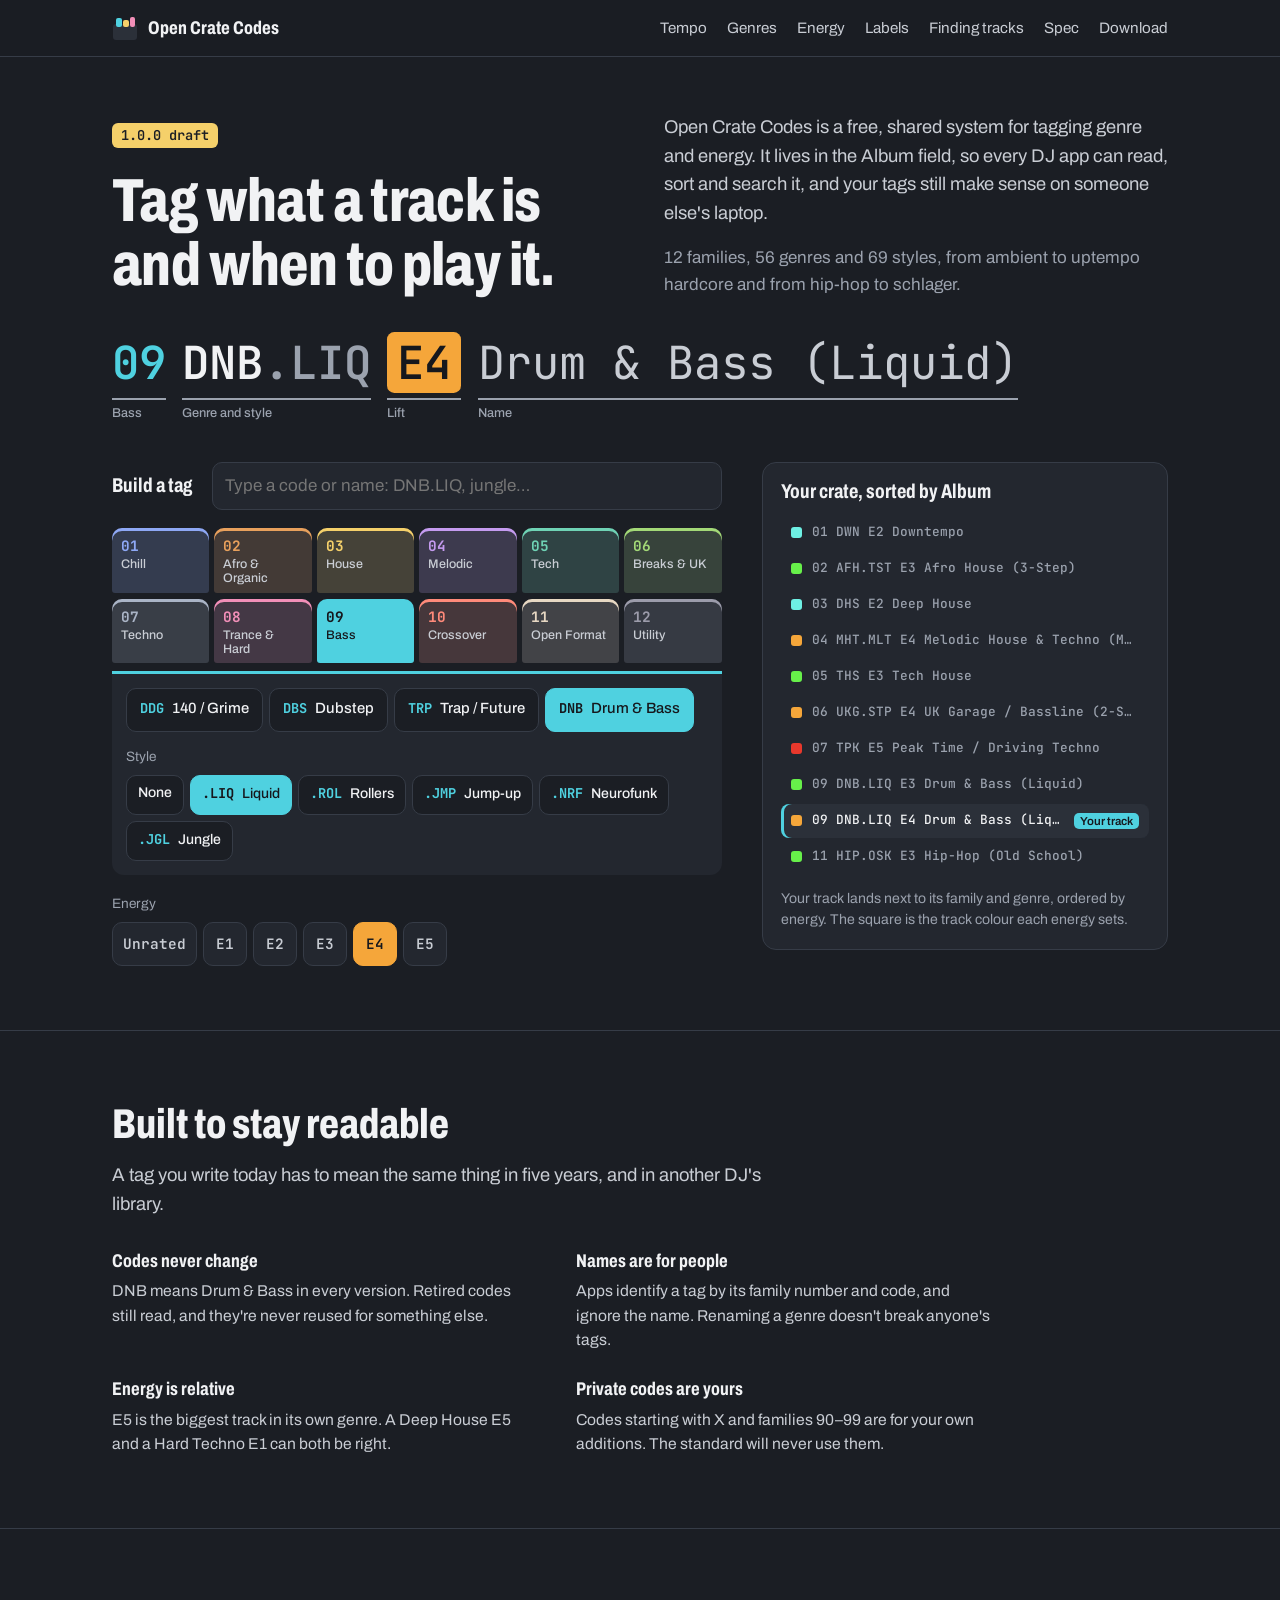
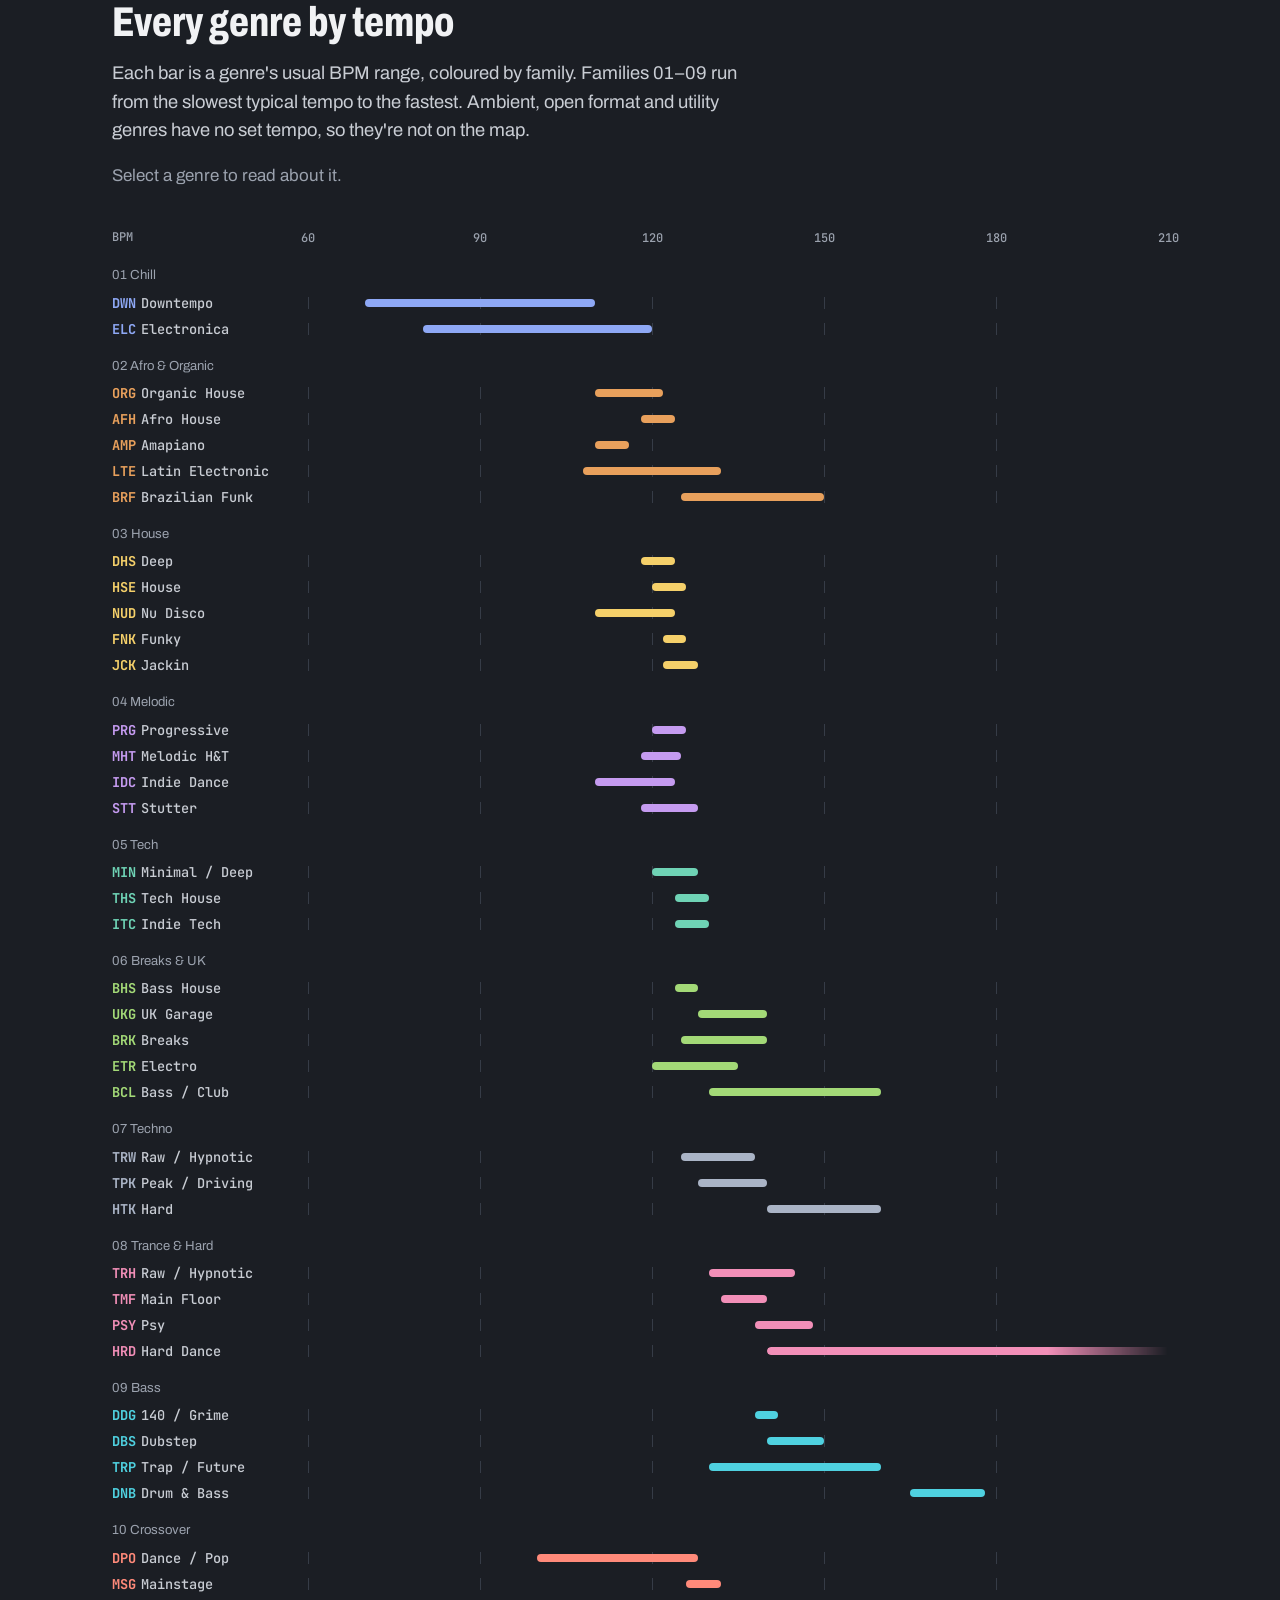
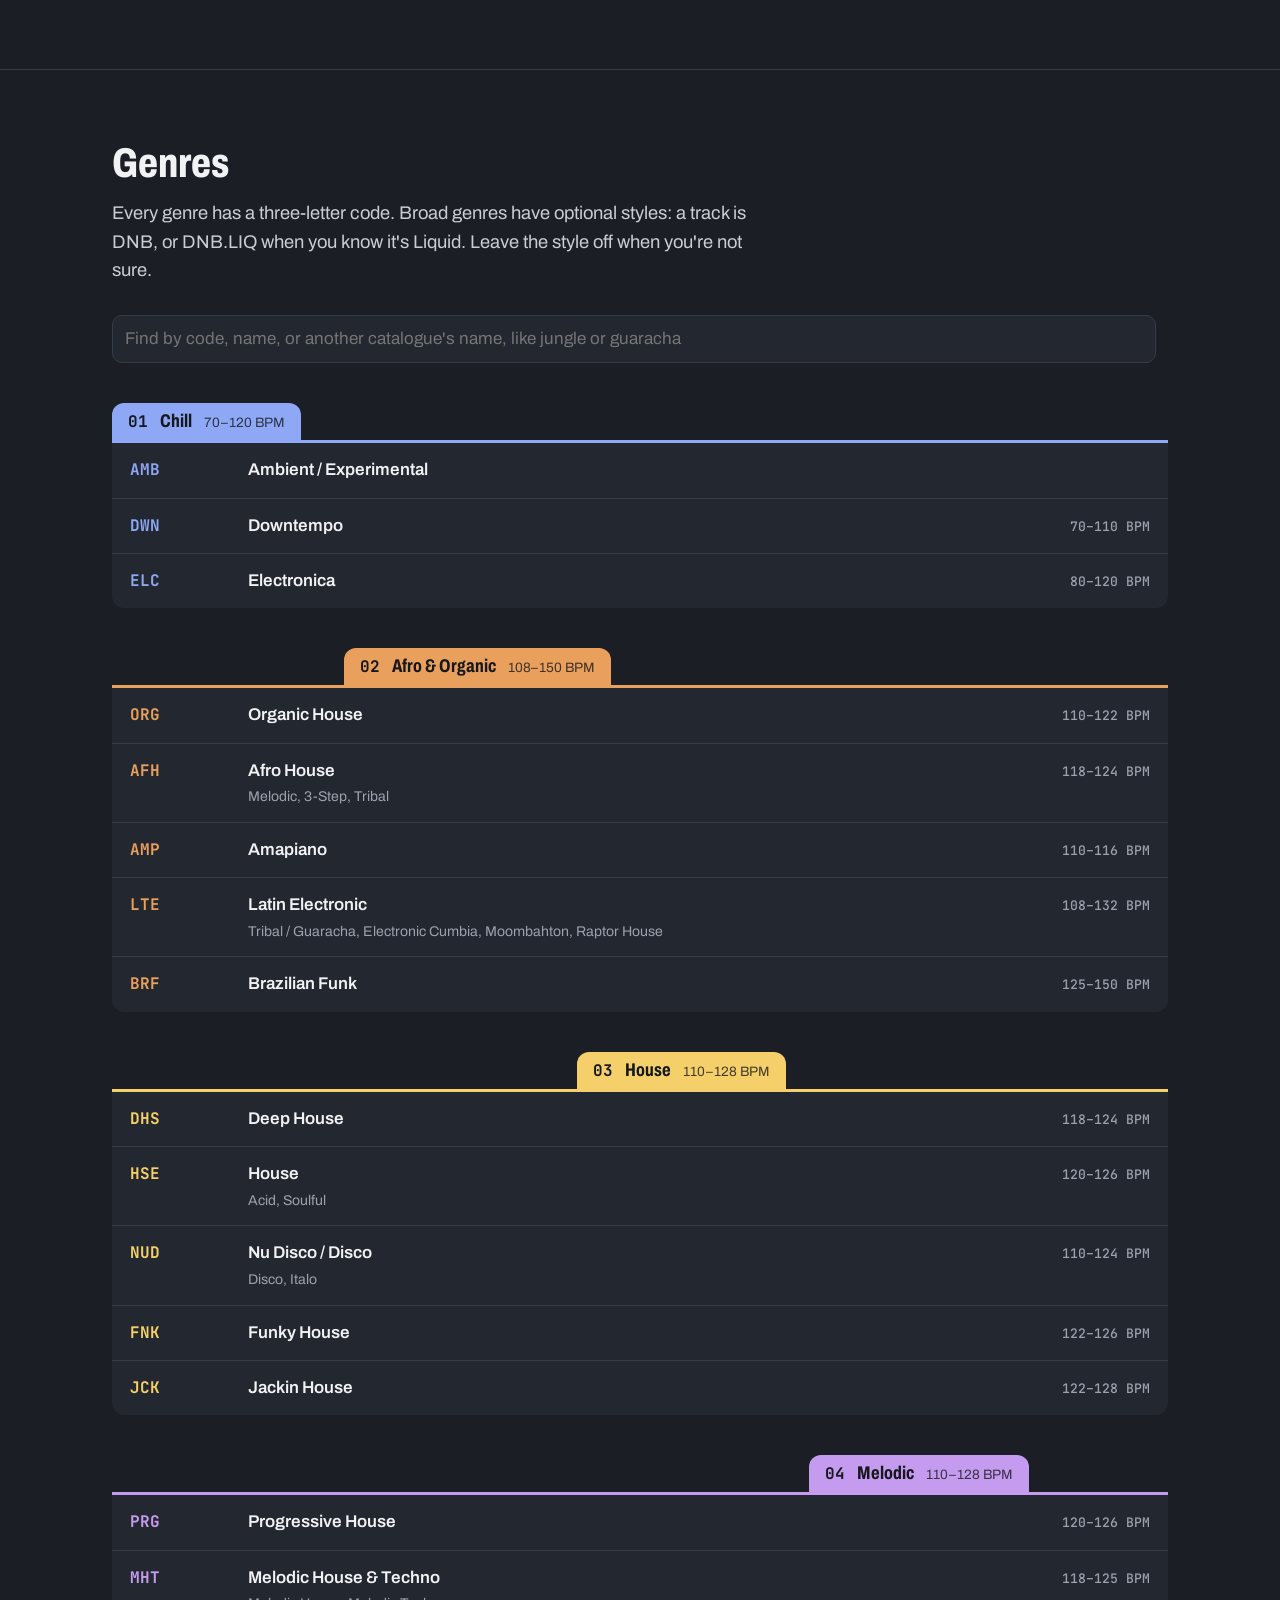
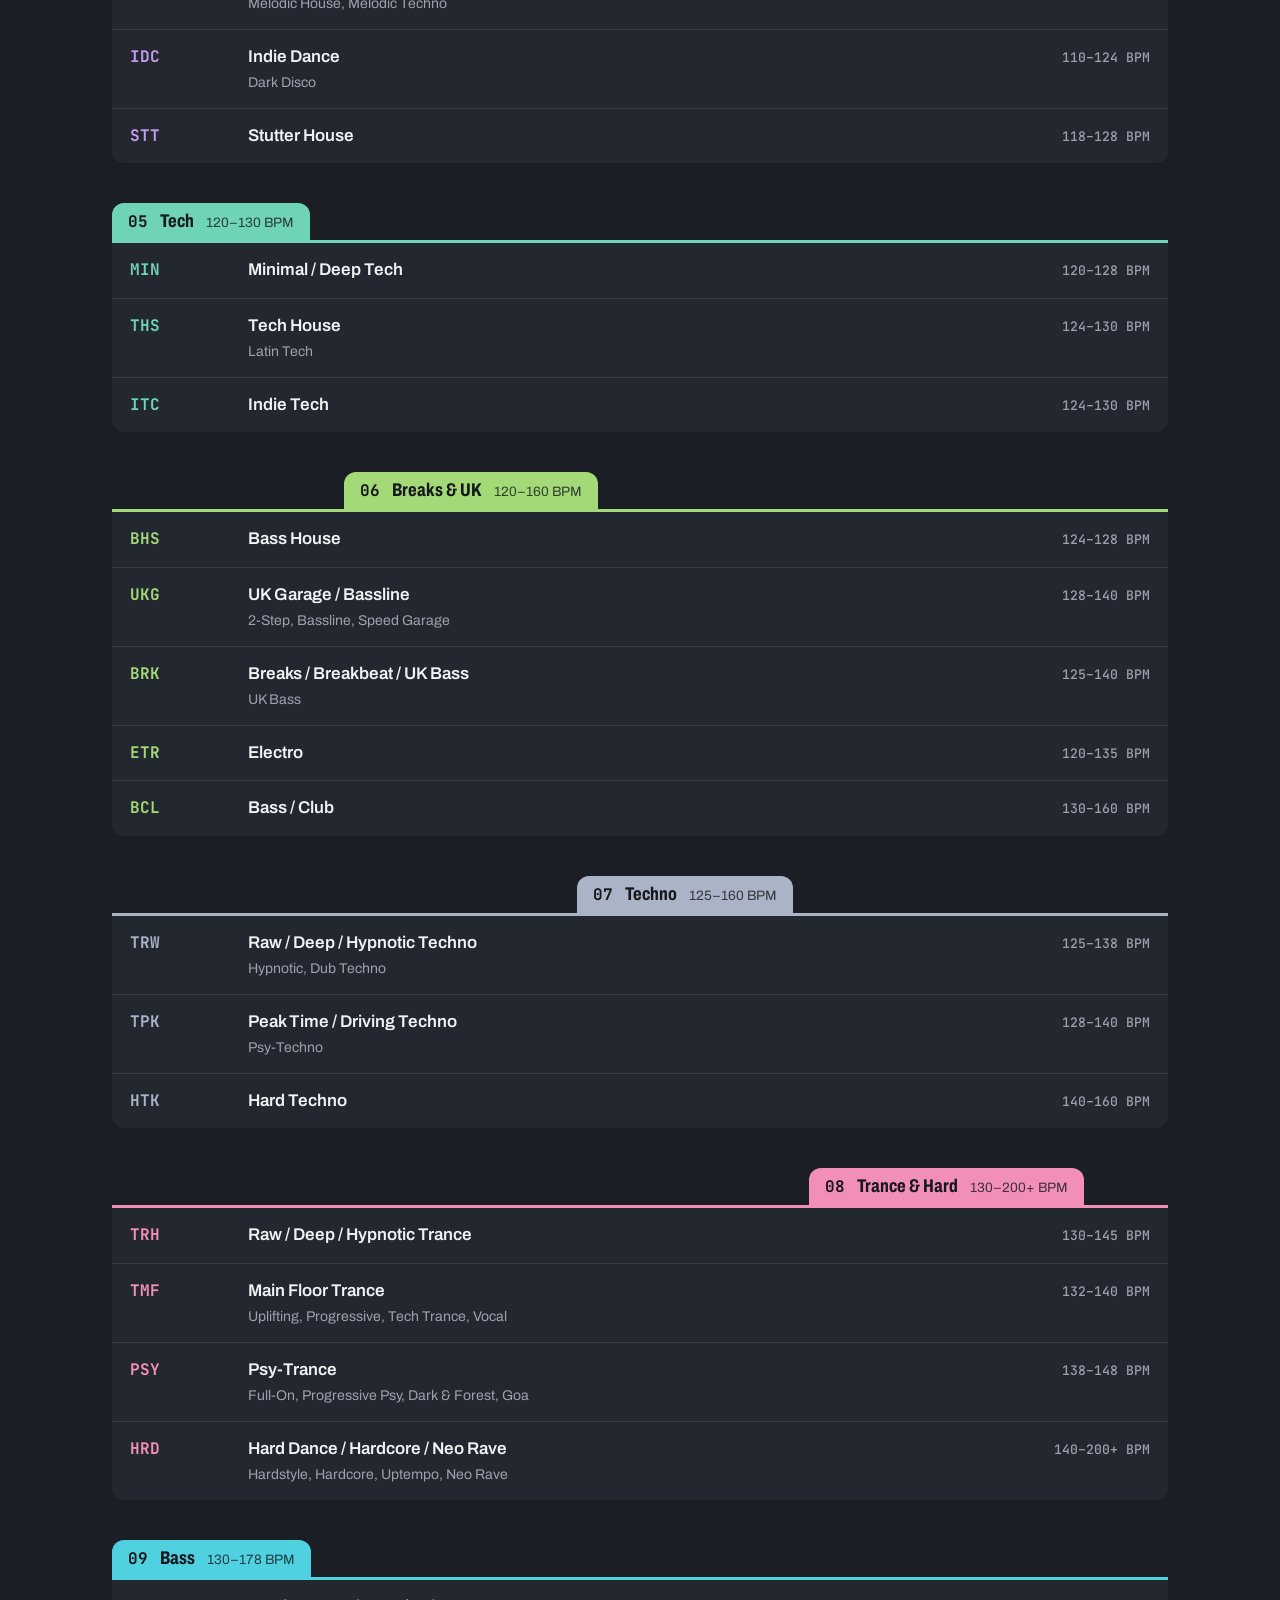
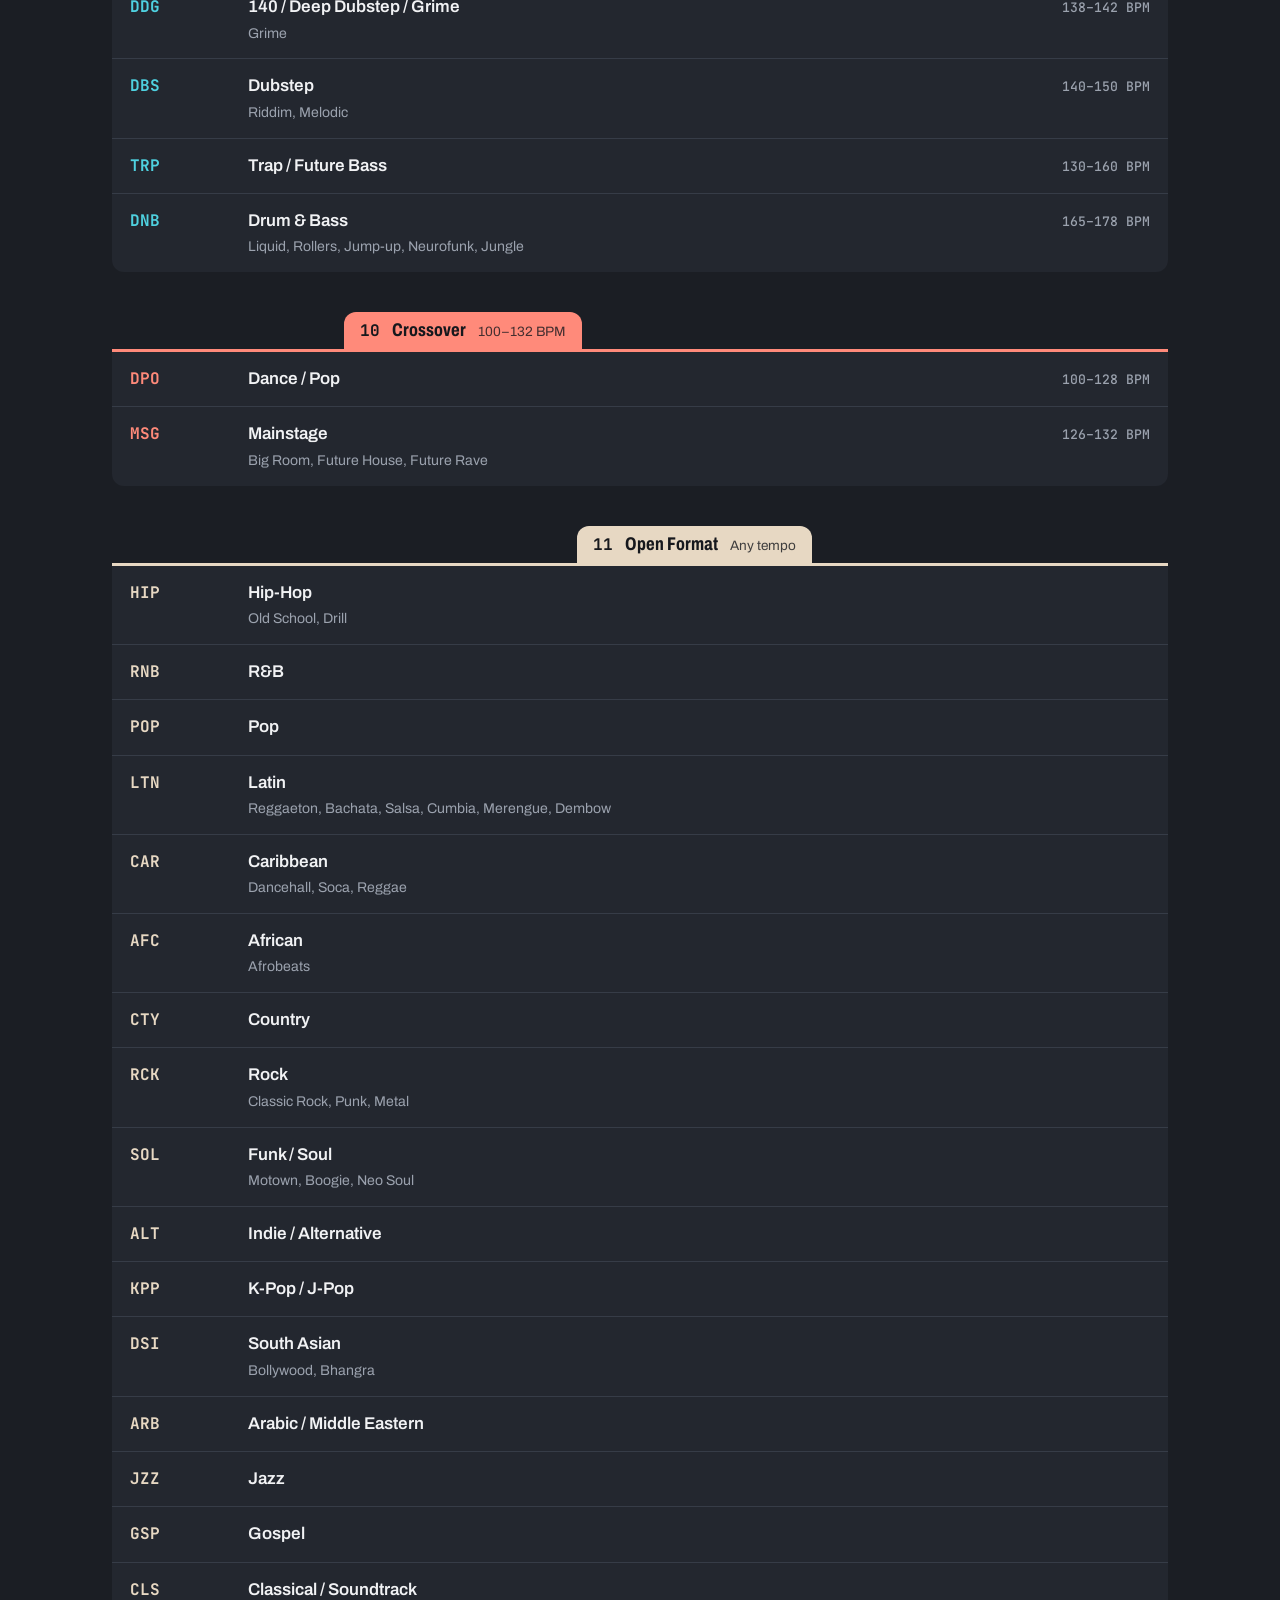
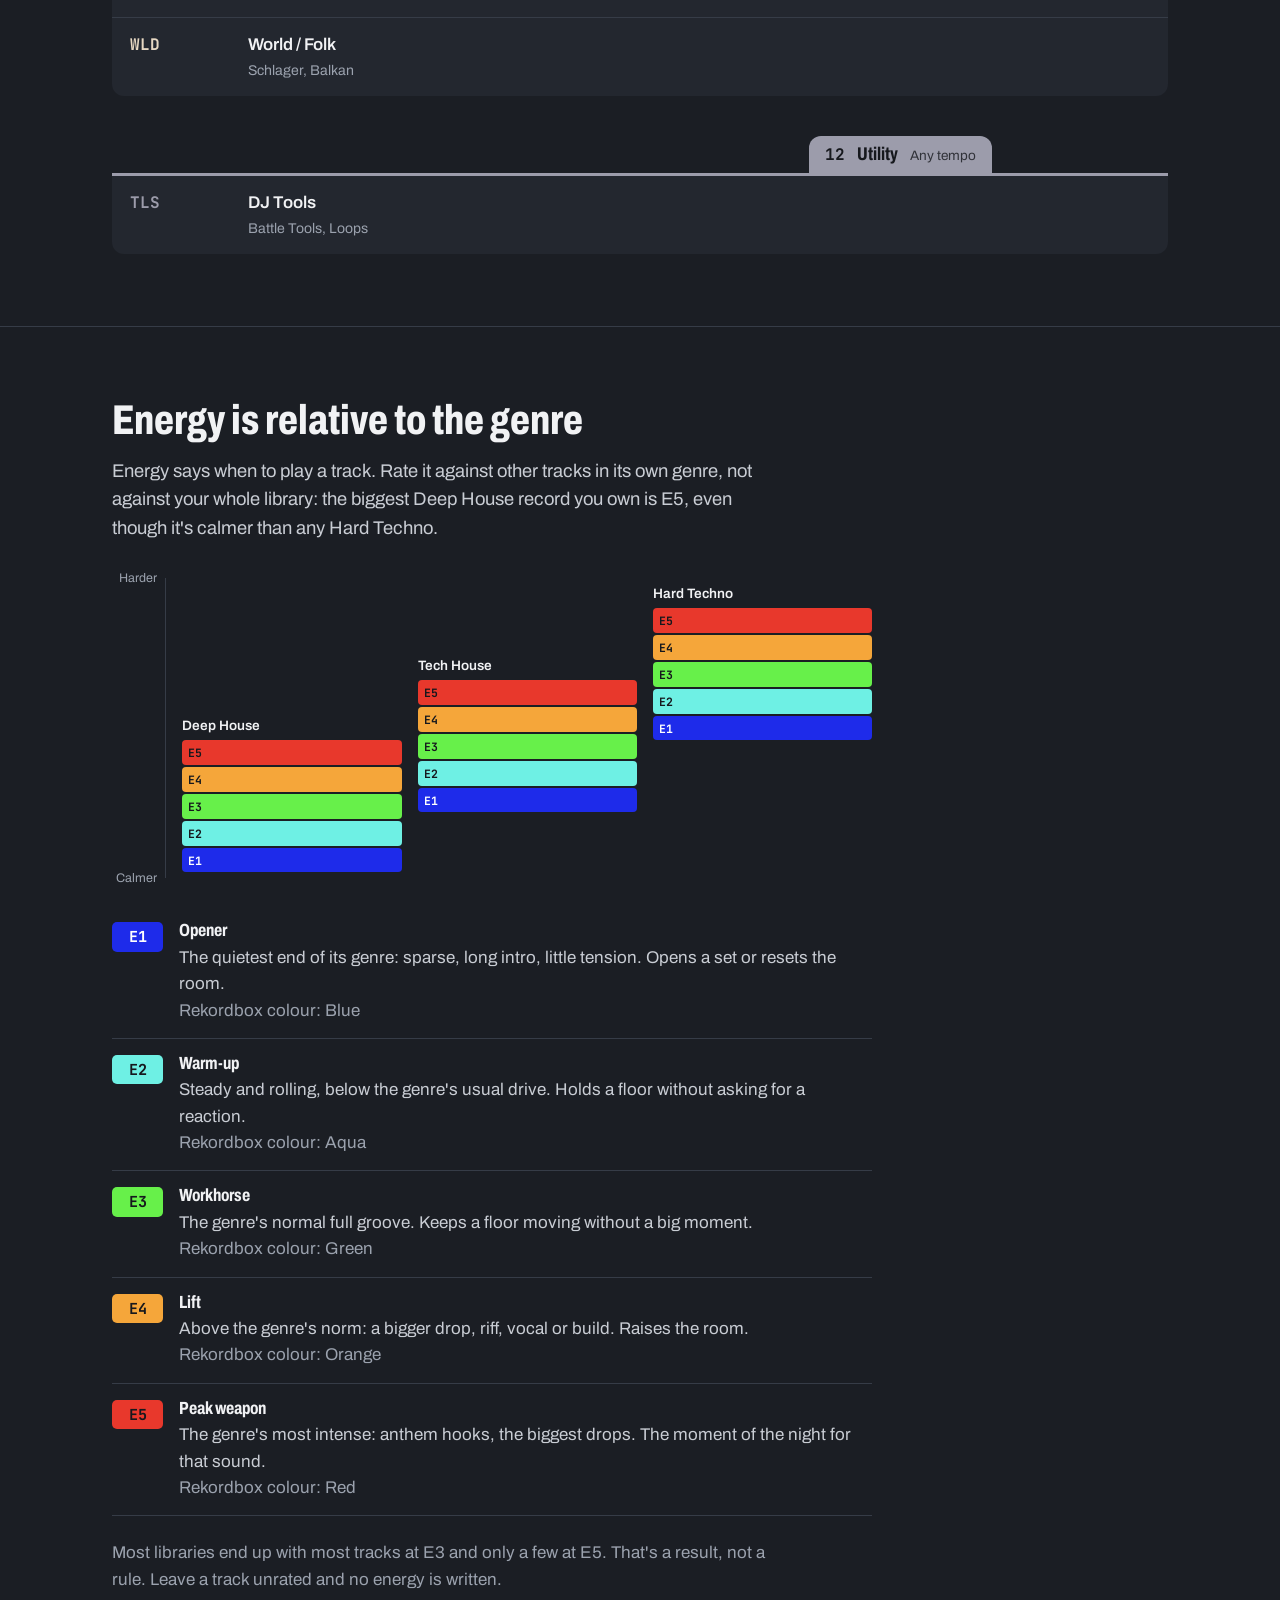
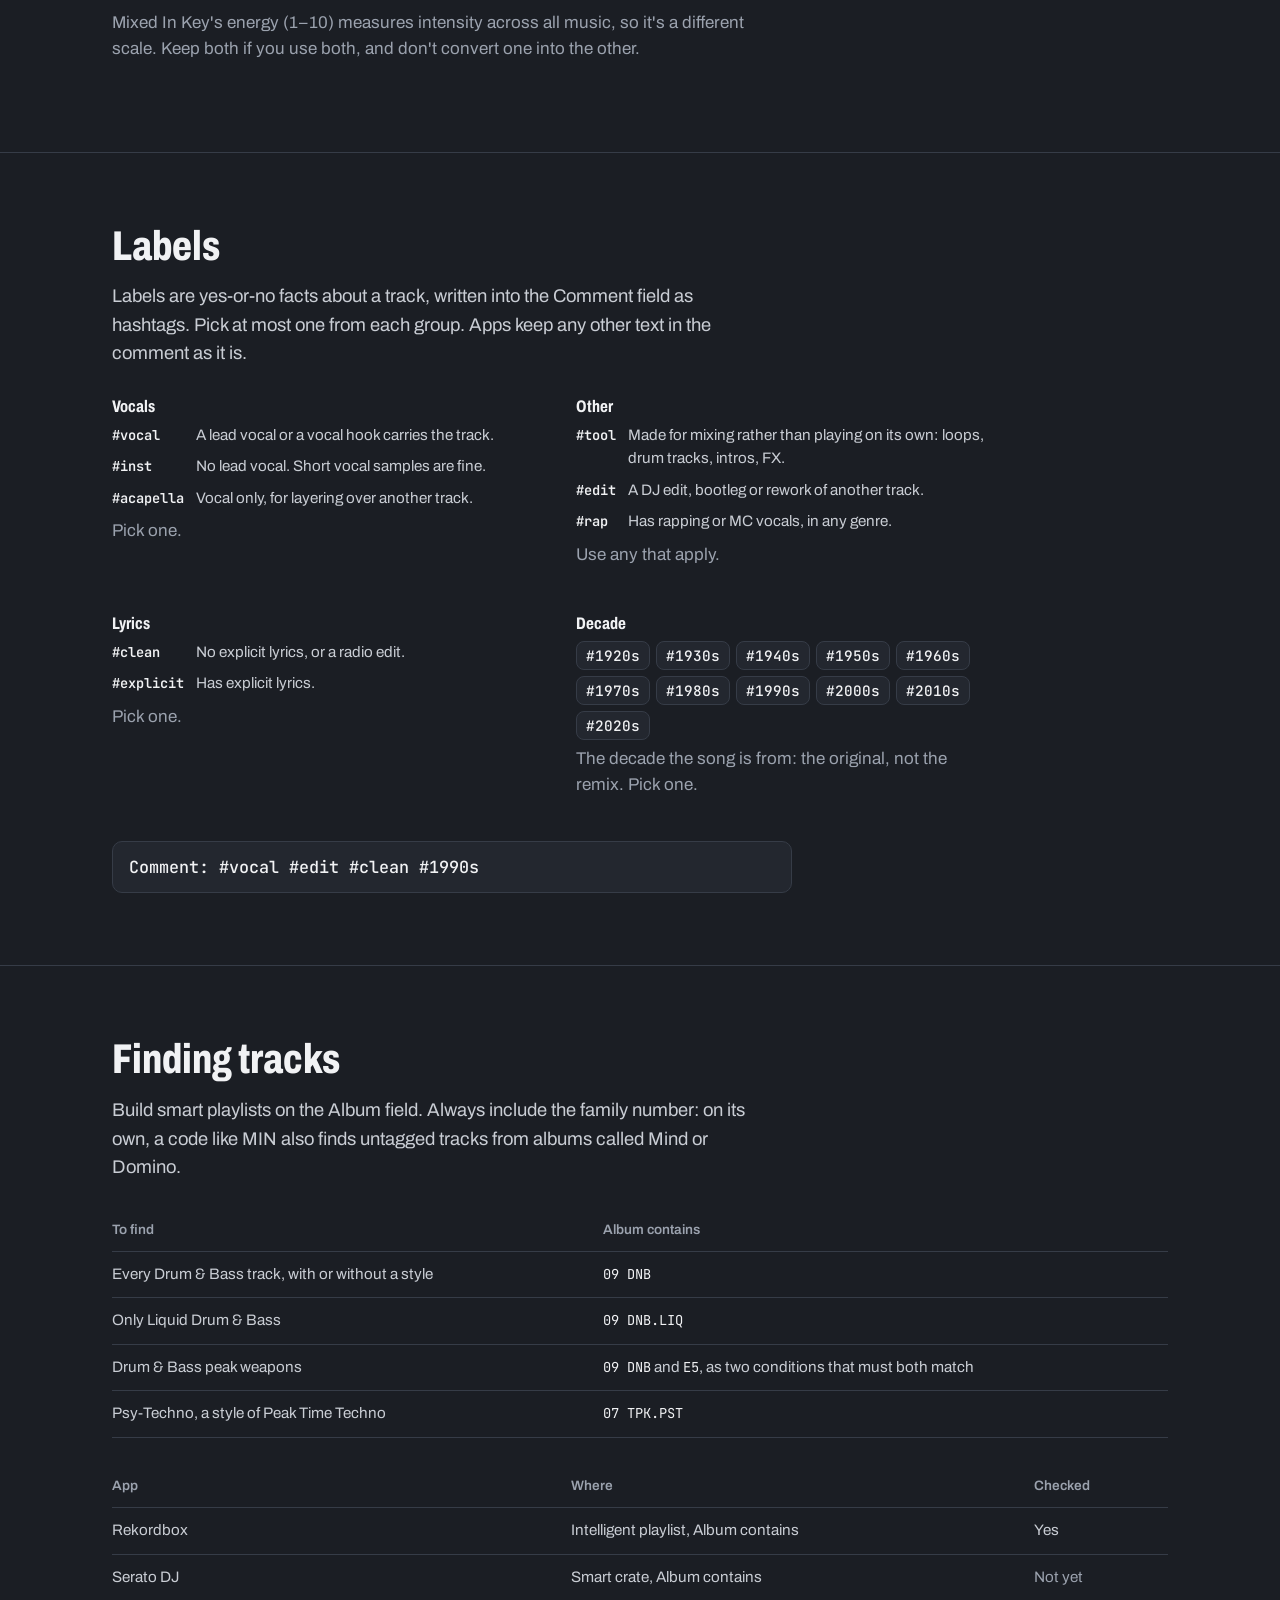
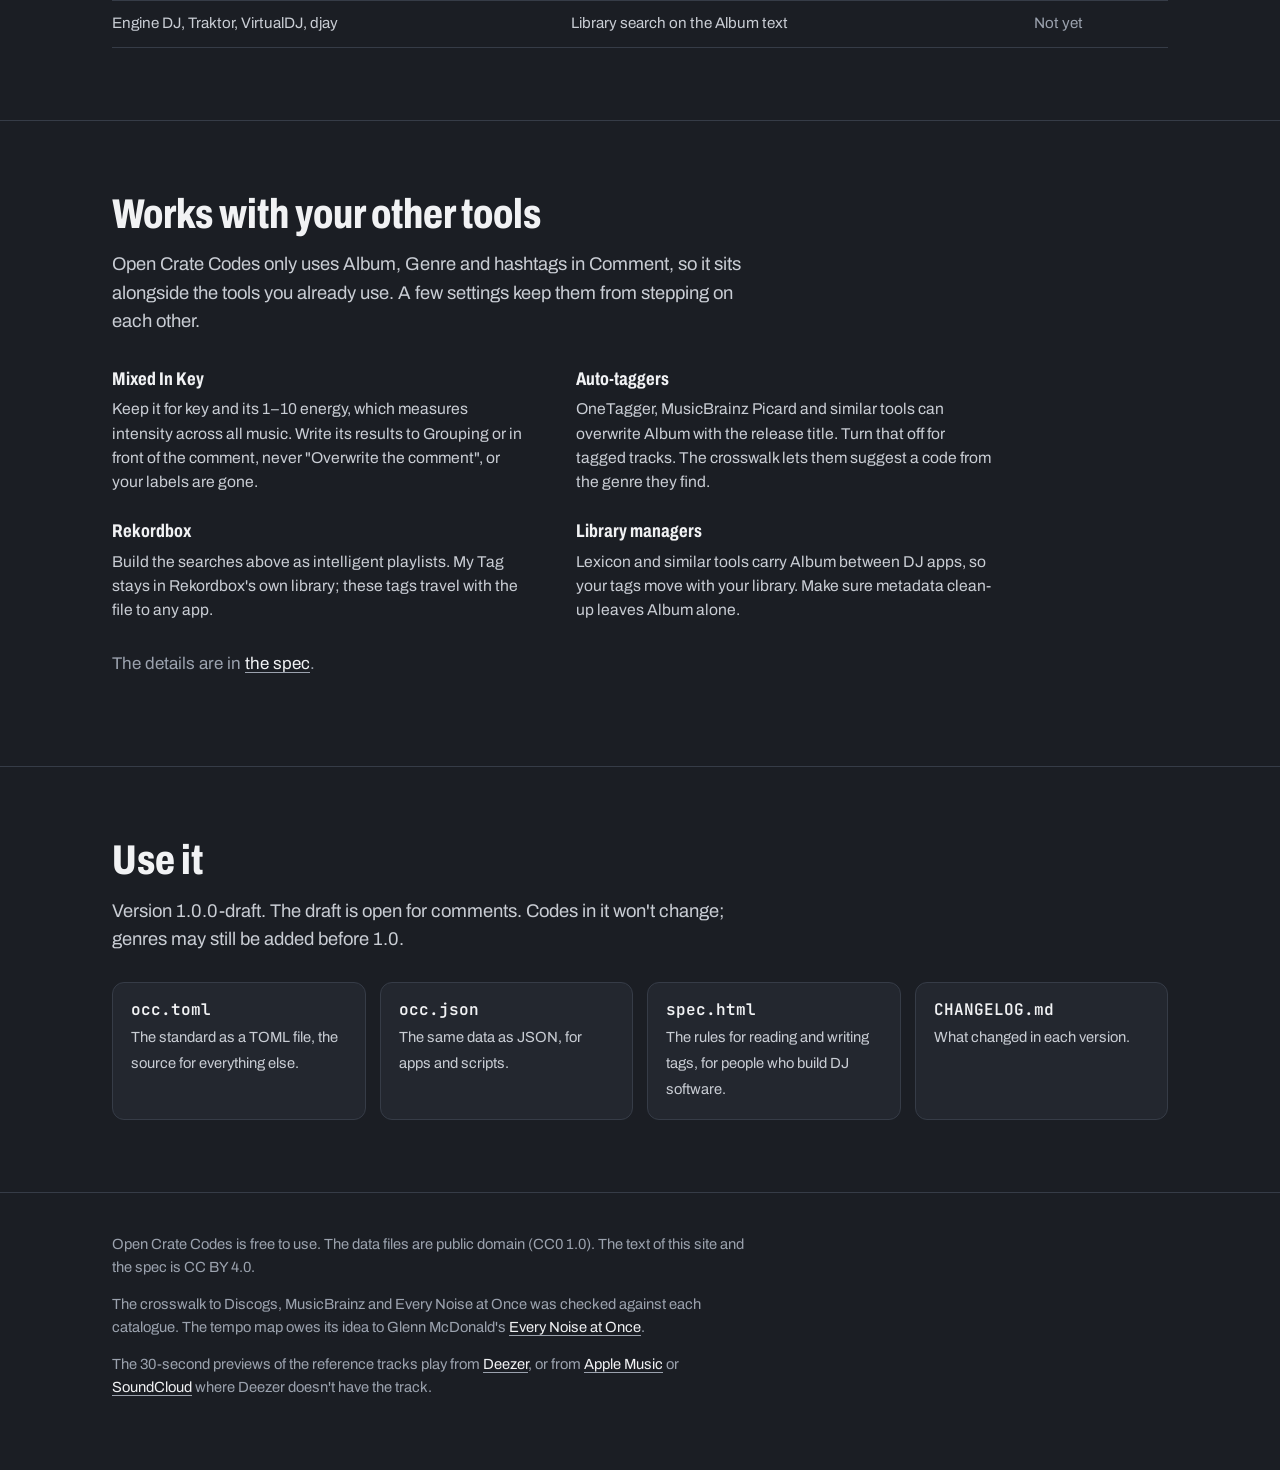
<file: index.html>
<!doctype html>
<html lang="en">
<head>
<meta charset="utf-8">
<meta name="viewport" content="width=device-width, initial-scale=1, viewport-fit=cover">
<title>Open Crate Codes</title>
<meta name="description" content="A free, shared system for tagging genre and energy in your DJ library. One Album tag, readable by every DJ app.">
<meta name="theme-color" content="#1B1E24">
<link rel="icon" href="favicon.svg" type="image/svg+xml">
<link rel="preconnect" href="https://fonts.googleapis.com">
<link rel="preconnect" href="https://fonts.gstatic.com" crossorigin>
<link rel="stylesheet" href="https://fonts.googleapis.com/css2?family=Archivo:wdth,wght@62..125,100..900&family=JetBrains+Mono:wght@400..700&display=swap">
<link rel="stylesheet" href="style.css">
</head>
<body>

<header class="top">
  <div class="wrap">
    <a class="mark" href="#top" aria-label="Open Crate Codes home">
      <svg viewBox="0 0 26 26" aria-hidden="true"><rect x="1" y="9" width="24" height="16" rx="3" fill="#2B3039"/><rect x="4" y="3" width="6" height="9" rx="2" fill="#4FD1E0"/><rect x="11" y="5" width="6" height="7" rx="2" fill="#F5D06A"/><rect x="18" y="2" width="5" height="10" rx="2" fill="#F28FB8"/></svg>
      <span>Open Crate Codes</span>
    </a>
    <nav aria-label="Main">
      <ul>
        <li><a href="#tempo">Tempo</a></li>
        <li><a href="#genres">Genres</a></li>
        <li><a href="#energy">Energy</a></li>
        <li><a href="#labels">Labels</a></li>
        <li><a href="#finding">Finding tracks</a></li>
        <li><a href="spec.html">Spec</a></li>
        <li><a href="#use">Download</a></li>
        <!--li><a href="https://github.com/OpenCrateCodes/spec">GitHub</a></li-->
      </ul>
    </nav>
  </div>
</header>

<main id="top">

<section class="hero">
  <div class="wrap">
    <div class="hero-head">
      <div>
        <span class="draft" id="version">Draft</span>
        <h1>Tag what a track is and when to play it.</h1>
      </div>
      <div>
        <p class="lede">Open Crate Codes is a free, shared system for tagging genre and energy. It lives in the Album field, so every DJ app can read, sort and search it, and your tags still make sense on someone else's laptop.</p>
        <p class="muted" id="counts"></p>
      </div>
    </div>

    <div class="tag" id="tag" aria-live="polite">
      <span class="part" id="t-fam"><span></span><small>Family</small></span>
      <span class="part" id="t-code"><span></span><small>Genre and style</small></span>
      <span class="part" id="t-e"><span></span><small>Energy</small></span>
      <span class="part name" id="t-name"><span></span><small>Name</small></span>
    </div>

    <div class="studio">
      <div class="picker">
        <div class="pick-top">
          <h2>Build a tag</h2>
          <label for="quick" class="sr-only">Find a genre or style</label>
          <input type="search" id="quick" placeholder="Type a code or name: DNB.LIQ, jungle…" autocomplete="off" enterkeyhint="go">
        </div>
        <div id="steps">
          <div class="fam-tabs" role="group" aria-label="Family" id="pick-fam"></div>
          <div class="fam-panel" id="fam-panel">
            <div class="chips" role="group" aria-label="Genre" id="pick-genre"></div>
            <div class="pick-row" id="style-row">
              <span>Style</span>
              <div class="chips small" role="group" aria-label="Style" id="pick-style"></div>
            </div>
          </div>
        </div>
        <div class="chips results" role="group" aria-label="Matching genres and styles" id="quick-results" hidden></div>
        <div class="pick-row energy-row">
          <span>Energy</span>
          <div class="energy-pick" role="group" aria-label="Energy" id="pick-energy"></div>
        </div>
      </div>

      <aside class="crate" aria-labelledby="crate-title">
        <h2 id="crate-title">Your crate, sorted by Album</h2>
        <ol id="crate"></ol>
        <p>Your track lands next to its family and genre, ordered by energy. The square is the track colour each energy sets.</p>
      </aside>
    </div>
  </div>
</section>

<section class="block">
  <div class="wrap">
    <h2>Built to stay readable</h2>
    <p class="lede">A tag you write today has to mean the same thing in five years, and in another DJ's library.</p>
    <div class="rules">
      <div><h3>Codes never change</h3><p>DNB means Drum &amp; Bass in every version. Retired codes still read, and they're never reused for something else.</p></div>
      <div><h3>Names are for people</h3><p>Apps identify a tag by its family number and code, and ignore the name. Renaming a genre doesn't break anyone's tags.</p></div>
      <div><h3>Energy is relative</h3><p>E5 is the biggest track in its own genre. A Deep House E5 and a Hard Techno E1 can both be right.</p></div>
      <div><h3>Private codes are yours</h3><p>Codes starting with X and families 90–99 are for your own additions. The standard will never use them.</p></div>
    </div>
  </div>
</section>

<section class="block" id="tempo">
  <div class="wrap">
    <h2>Every genre by tempo</h2>
    <p class="lede">Each bar is a genre's usual BPM range, coloured by family. Families 01–09 run from the slowest typical tempo to the fastest. Ambient, open format and utility genres have no set tempo, so they're not on the map.</p>
    <p class="muted">Select a genre to read about it.</p>
    <div class="tempo" id="tempo-map"></div>
  </div>
</section>

<section class="block" id="genres">
  <div class="wrap">
    <h2>Genres</h2>
    <p class="lede">Every genre has a three-letter code. Broad genres have optional styles: a track is DNB, or DNB.LIQ when you know it's Liquid. Leave the style off when you're not sure.</p>
    <div class="find">
      <label for="q" class="sr-only">Find a genre</label>
      <input type="search" id="q" placeholder="Find by code, name, or another catalogue's name, like jungle or guaracha" autocomplete="off">
      <output id="q-count" for="q"></output>
    </div>
    <div id="families"><p class="empty" id="load-msg">Loading the genre list…</p></div>
  </div>
</section>

<section class="block" id="energy">
  <div class="wrap">
    <h2>Energy is relative to the genre</h2>
    <p class="lede">Energy says when to play a track. Rate it against other tracks in its own genre, not against your whole library: the biggest Deep House record you own is E5, even though it's calmer than any Hard Techno.</p>
    <div class="ladders" aria-label="Diagram: Deep House, Tech House and Hard Techno each have their own E1 to E5 range, stacked at different heights of overall intensity." role="img">
      <div class="axis"><span style="bottom:0">Calmer</span><span style="bottom:100%">Harder</span></div>
      <div class="ladder" style="--lo:2%;--h:44%"><p>Deep House</p><ol class="rungs"></ol></div>
      <div class="ladder" style="--lo:22%;--h:44%"><p>Tech House</p><ol class="rungs"></ol></div>
      <div class="ladder" style="--lo:46%;--h:44%"><p>Hard Techno</p><ol class="rungs"></ol></div>
    </div>
    <div class="levels" id="levels"></div>
    <p class="muted" style="margin-top:24px">Most libraries end up with most tracks at E3 and only a few at E5. That's a result, not a rule. Leave a track unrated and no energy is written.</p>
    <p class="muted">Mixed In Key's energy (1–10) measures intensity across all music, so it's a different scale. Keep both if you use both, and don't convert one into the other.</p>
  </div>
</section>

<section class="block" id="labels">
  <div class="wrap">
    <h2>Labels</h2>
    <p class="lede">Labels are yes-or-no facts about a track, written into the Comment field as hashtags. Pick at most one from each group. Apps keep any other text in the comment as it is.</p>
    <div class="label-groups" id="label-groups"></div>
    <p class="example">Comment: #vocal #edit #clean #1990s</p>
  </div>
</section>

<section class="block" id="finding">
  <div class="wrap">
    <h2>Finding tracks</h2>
    <p class="lede">Build smart playlists on the Album field. Always include the family number: on its own, a code like MIN also finds untagged tracks from albums called Mind or Domino.</p>
    <div class="table-wrap">
      <table>
        <thead><tr><th scope="col">To find</th><th scope="col">Album contains</th></tr></thead>
        <tbody>
          <tr><td>Every Drum &amp; Bass track, with or without a style</td><td><code>09 DNB</code></td></tr>
          <tr><td>Only Liquid Drum &amp; Bass</td><td><code>09 DNB.LIQ</code></td></tr>
          <tr><td>Drum &amp; Bass peak weapons</td><td><code>09 DNB</code> and <code>E5</code>, as two conditions that must both match</td></tr>
          <tr><td>Psy-Techno, a style of Peak Time Techno</td><td><code>07 TPK.PST</code></td></tr>
        </tbody>
      </table>
    </div>
    <div class="table-wrap">
      <table>
        <thead><tr><th scope="col">App</th><th scope="col">Where</th><th scope="col">Checked</th></tr></thead>
        <tbody>
          <tr><td>Rekordbox</td><td>Intelligent playlist, Album contains</td><td>Yes</td></tr>
          <tr><td>Serato DJ</td><td>Smart crate, Album contains</td><td class="muted">Not yet</td></tr>
          <tr><td>Engine DJ, Traktor, VirtualDJ, djay</td><td>Library search on the Album text</td><td class="muted">Not yet</td></tr>
        </tbody>
      </table>
    </div>
  </div>
</section>

<section class="block" id="tools">
  <div class="wrap">
    <h2>Works with your other tools</h2>
    <p class="lede">Open Crate Codes only uses Album, Genre and hashtags in Comment, so it sits alongside the tools you already use. A few settings keep them from stepping on each other.</p>
    <div class="rules">
      <div><h3>Mixed In Key</h3><p>Keep it for key and its 1–10 energy, which measures intensity across all music. Write its results to Grouping or in front of the comment, never "Overwrite the comment", or your labels are gone.</p></div>
      <div><h3>Auto-taggers</h3><p>OneTagger, MusicBrainz Picard and similar tools can overwrite Album with the release title. Turn that off for tagged tracks. The crosswalk lets them suggest a code from the genre they find.</p></div>
      <div><h3>Rekordbox</h3><p>Build the searches above as intelligent playlists. My Tag stays in Rekordbox's own library; these tags travel with the file to any app.</p></div>
      <div><h3>Library managers</h3><p>Lexicon and similar tools carry Album between DJ apps, so your tags move with your library. Make sure metadata clean-up leaves Album alone.</p></div>
    </div>
    <p class="muted" style="margin-top:28px">The details are in <a href="spec.html#tools">the spec</a>.</p>
  </div>
</section>

<section class="block" id="use">
  <div class="wrap">
    <h2>Use it</h2>
    <p class="lede" id="use-version">The draft is open for comments. Codes in it won't change; genres may still be added before 1.0.</p>
    <div class="files">
      <a class="file" href="occ.toml" download><b>occ.toml</b><span>The standard as a TOML file, the source for everything else.</span></a>
      <a class="file" href="occ.json" download><b>occ.json</b><span>The same data as JSON, for apps and scripts.</span></a>
      <a class="file" href="spec.html"><b>spec.html</b><span>The rules for reading and writing tags, for people who build DJ software.</span></a>
      <a class="file" href="CHANGELOG.md"><b>CHANGELOG.md</b><span>What changed in each version.</span></a>
    </div>
  </div>
</section>

</main>

<footer>
  <div class="wrap">
    <p>Open Crate Codes is free to use. The data files are public domain (CC0 1.0). The text of this site and the spec is CC BY 4.0.</p>
    <p>The crosswalk to Discogs, MusicBrainz and Every Noise at Once was checked against each catalogue. The tempo map owes its idea to Glenn McDonald's <a href="https://everynoise.com/">Every Noise at Once</a>.</p>
    <p>The 30-second previews of the reference tracks play from <a href="https://www.deezer.com/">Deezer</a>, or from <a href="https://music.apple.com/">Apple Music</a> or <a href="https://soundcloud.com/">SoundCloud</a> where Deezer doesn't have the track.</p>
  </div>
</footer>

<script>
(() => {
  const $ = (id) => document.getElementById(id);
  const el = (tag, attrs = {}, kids = []) => {
    const e = document.createElement(tag);
    for (const [k, v] of Object.entries(attrs)) {
      if (v == null) continue;
      if (k === 'text') e.textContent = v;
      else if (k === 'style') e.style.cssText = v;
      else if (k.startsWith('on')) e.addEventListener(k.slice(2), v);
      else e.setAttribute(k, v);
    }
    for (const kid of [].concat(kids)) if (kid != null && kid !== false) e.append(kid);
    return e;
  };
  // Text on each energy colour: white on the deep blue, dark on the rest.
  const energyFg = (level) => (level === 1 ? '#FFFFFF' : '#16181D');
  const pad = (n) => String(n).padStart(2, '0');
  const slug = (name) => name.toLowerCase().replace(/[^a-z0-9]/g, '');

  // The browser jumps to a link's #anchor before the lists above it are built,
  // and they push the target down. Jump again once they're in, unless the reader
  // came back to the page or has already started scrolling.
  let scrolled = (performance.getEntriesByType('navigation')[0] || {}).type === 'back_forward';
  ['wheel', 'touchstart', 'keydown'].forEach((t) => addEventListener(t, () => { scrolled = true; }, { once: true, passive: true }));
  const toAnchor = () => {
    const t = !scrolled && !location.hash.startsWith('#g-') && location.hash && document.getElementById(location.hash.slice(1));
    if (t) t.scrollIntoView();
  };

  const getJSON = (url) => fetch(url).then((r) => { if (!r.ok) throw new Error(r.status); return r.json(); });
  // Previews are extra: without previews.json the page just has no play buttons.
  Promise.all([getJSON('occ.json'), getJSON('previews.json').catch(() => ({}))])
    .then(([occ, previews]) => start(occ, previews))
    .catch(() => {
      $('load-msg').textContent = 'The genre list (occ.json) didn\'t load. Open this page from a web server rather than as a file, for example with "python3 -m http.server" in this folder.';
    });

  function start(occ, previews) {
    const families = occ.families;
    const energy = occ.energy.filter((e) => e.level > 0);
    const genres = families.flatMap((f) => f.genres.map((g) => ({ ...g, fam: f })));
    const live = genres.filter((g) => !g.deprecated);
    const styleCount = genres.reduce((n, g) => n + (g.styles || []).filter((s) => !s.deprecated).length, 0);

    $('version').textContent = occ.version.replace('-draft', ' draft');
    $('use-version').textContent = 'Version ' + occ.version + '. The draft is open for comments. Codes in it won\'t change; genres may still be added before 1.0.';
    $('counts').textContent = families.length + ' families, ' + live.length + ' genres and ' + styleCount + ' styles, from ambient to uptempo hardcore and from hip-hop to schlager.';

    // ---- Tag builder: family tab, then genre, optional style and energy ----
    const state = { code: 'DNB', style: 'LIQ', level: 4 };
    const reduceMotion = matchMedia('(prefers-reduced-motion: reduce)').matches;
    const byCode = new Map(live.map((g) => [g.code, g]));
    const liveStyles = (g) => (g.styles || []).filter((s) => !s.deprecated);
    const nameOf = (g, s) => g.name + (s ? ' (' + s.name + ')' : '');
    const albumOf = (code, level) => {
      const [gc, sc] = code.split('.');
      const g = byCode.get(gc);
      const s = sc && liveStyles(g).find((x) => x.code === sc);
      return [pad(g.fam.number), code, level ? 'E' + level : '', nameOf(g, s)].filter(Boolean).join(' ');
    };
    const pick = (code, style) => { Object.assign(state, { code, style: style || null }); render(); };
    const chip = (code, label, pressed, onclick, fc) => el('button', {
      type: 'button', class: 'chip', 'aria-pressed': String(pressed), style: fc ? '--fc:' + fc : null, onclick,
    }, [code ? el('code', { text: code }) : null, label]);

    // Picking a family picks its first genre; the chips below refine it.
    const famButtons = families.filter((f) => f.genres.some((g) => !g.deprecated)).map((f) => {
      const b = el('button', {
        type: 'button', class: 'fam-btn', style: '--fc:' + f.hex, 'aria-pressed': 'false',
        onclick: () => { if (byCode.get(state.code).fam !== f) pick(f.genres.find((g) => !g.deprecated).code); },
      }, [el('b', { text: pad(f.number) }), el('span', { text: f.name })]);
      $('pick-fam').append(b);
      return { b, f };
    });

    // Quick find: a code, a name, a style, or another catalogue's name for the genre.
    const entries = live.flatMap((g) => [{ code: g.code, g, s: null }]
      .concat(liveStyles(g).map((s) => ({ code: g.code + '.' + s.code, g, s }))))
      .map((e) => ({
        ...e,
        hay: [e.code, e.g.name, e.g.short, e.s && e.s.name, ...(e.s ? [] : Object.values(e.g.match || {}).flat())]
          .filter(Boolean).join('\n').toLowerCase(),
      }));
    const quick = $('quick');
    function showResults() {
      const q = quick.value.trim().toLowerCase();
      $('steps').hidden = !!q;
      $('quick-results').hidden = !q;
      if (!q) return;
      // Codes first, then names, then other catalogues' names for the genre.
      const rank = (e) => {
        const code = e.code.toLowerCase(), own = (e.s ? e.s.name : e.g.name).toLowerCase();
        if (code === q) return 0;
        if (code.startsWith(q)) return 1;
        if (own.startsWith(q)) return 2;
        if (own.includes(q) || (e.g.short || '').toLowerCase().includes(q)) return 3;
        if (nameOf(e.g, e.s).toLowerCase().includes(q)) return 4;
        return e.hay.includes(q) ? 5 : null;
      };
      const hits = entries.map((e) => [rank(e), e]).filter(([r]) => r !== null)
        .sort((a, b) => a[0] - b[0]).slice(0, 12).map(([, e]) => e);
      $('quick-results').replaceChildren(...(hits.length
        ? hits.map((e) => chip(e.code, nameOf(e.g, e.s), false, () => {
            quick.value = '';
            showResults();
            pick(e.g.code, e.s && e.s.code);
          }, e.g.fam.hex))
        : [el('p', { class: 'muted', text: 'Nothing matches that. Try a name like garage, or a code like THS.' })]));
    }
    quick.addEventListener('input', showResults);
    quick.addEventListener('keydown', (ev) => {
      if (ev.key === 'Enter') { ev.preventDefault(); const first = $('quick-results').querySelector('button'); if (first) first.click(); }
      if (ev.key === 'Escape') { quick.value = ''; showResults(); }
    });

    const eButtons = [];
    [{ level: 0, name: 'Unrated' }].concat(energy).forEach((lvl) => {
      const b = el('button', {
        type: 'button',
        'aria-pressed': 'false',
        style: lvl.level ? '--lc:' + lvl.hex + ';--lfg:' + energyFg(lvl.level) : null,
        title: lvl.name,
        text: lvl.level ? 'E' + lvl.level : 'Unrated',
        onclick: () => { state.level = lvl.level; render(); },
      });
      b.setAttribute('aria-label', lvl.level ? 'E' + lvl.level + ' ' + lvl.name : 'Unrated');
      eButtons.push({ b, level: lvl.level });
      $('pick-energy').append(b);
    });

    // The crate: a few fixed tracks plus yours, sorted by Album the way a DJ app sorts them.
    const SAMPLE = [['DWN', 2], ['AFH.TST', 3], ['DHS', 2], ['MHT.MLT', 4], ['THS', 3], ['UKG.STP', 4], ['TPK', 5], ['DNB.LIQ', 3], ['HIP.OSK', 3]];
    const crateRows = new Map();
    function renderCrate() {
      const mine = { key: 'you', code: state.code + (state.style ? '.' + state.style : ''), level: state.level, you: true };
      const items = SAMPLE.map(([code, level], i) => ({ key: 's' + i, code, level, you: false })).concat(mine)
        .map((it) => ({ ...it, album: albumOf(it.code, it.level), sort: albumOf(it.code, it.level).toUpperCase() }))
        .sort((a, b) => (a.sort < b.sort ? -1 : a.sort > b.sort ? 1 : a.you ? 1 : -1));
      const before = new Map([...crateRows].map(([k, li]) => [k, li.getBoundingClientRect().top]));
      items.forEach((it) => {
        let li = crateRows.get(it.key);
        if (!li) { li = el('li'); crateRows.set(it.key, li); }
        const e = energy.find((x) => x.level === it.level);
        li.className = it.you ? 'you' : '';
        li.style.setProperty('--fc', byCode.get(it.code.split('.')[0]).fam.hex);
        if (it.you) li.setAttribute('aria-current', 'true'); else li.removeAttribute('aria-current');
        li.replaceChildren(...[
          el('i', { class: e ? null : 'none', style: e ? 'background:' + e.hex : null, 'aria-hidden': 'true' }),
          el('span', { text: it.album, title: it.album }),
          it.you ? el('b', { text: 'Your track' }) : null,
        ].filter(Boolean));
        $('crate').append(li);
      });
      // Slide rows from where they were to where they are now.
      if (!reduceMotion) crateRows.forEach((li, k) => {
        const dy = (before.get(k) ?? li.getBoundingClientRect().top) - li.getBoundingClientRect().top;
        if (dy) li.animate([{ transform: 'translateY(' + dy + 'px)' }, { transform: 'none' }], { duration: 420, easing: 'cubic-bezier(.2,.7,.2,1)' });
      });
    }

    function render() {
      const g = byCode.get(state.code);
      const s = state.style && liveStyles(g).find((x) => x.code === state.style);
      const lvl = energy.find((x) => x.level === state.level);

      $('t-fam').firstChild.textContent = pad(g.fam.number);
      $('t-fam').lastChild.textContent = g.fam.name;
      $('t-fam').style.color = g.fam.hex;
      $('t-code').firstChild.replaceChildren(g.code, s ? el('span', { class: 'style', text: '.' + s.code }) : '');
      $('t-e').hidden = !lvl;
      if (lvl) {
        $('t-e').firstChild.replaceChildren(el('span', { class: 'e', text: 'E' + lvl.level, style: 'background:' + lvl.hex + ';color:' + energyFg(lvl.level) }));
        $('t-e').lastChild.textContent = lvl.name;
        $('t-e').style.color = lvl.hex;
      }
      $('t-name').firstChild.textContent = nameOf(g, s);

      famButtons.forEach(({ b, f }) => b.setAttribute('aria-pressed', String(f === g.fam)));
      $('fam-panel').style.setProperty('--fc', g.fam.hex);
      $('pick-genre').replaceChildren(...g.fam.genres.filter((x) => !x.deprecated)
        .map((x) => chip(x.code, x.short || x.name, x.code === g.code, () => pick(x.code))));
      const styles = liveStyles(g);
      $('style-row').hidden = !styles.length;
      $('pick-style').replaceChildren(...(styles.length
        ? [chip(null, 'None', !s, () => pick(g.code))].concat(styles.map((x) => chip('.' + x.code, x.name, s === x, () => pick(g.code, x.code))))
        : []));
      eButtons.forEach(({ b, level }) => b.setAttribute('aria-pressed', String(level === state.level)));
      renderCrate();
    }
    render();

    // ---- Tempo map ----
    const LO = 60, HI = 210;
    const pos = (bpm) => ((bpm - LO) / (HI - LO)) * 100;
    const map = $('tempo-map');
    const scale = el('div', { class: 'scale' });
    [60, 90, 120, 150, 180, 210].forEach((t) => scale.append(el('span', { style: 'left:' + pos(t) + '%', text: t })));
    map.append(el('div', { class: 'tempo-axis', 'aria-hidden': 'true' }, [el('span', { text: 'BPM' }), scale]));
    families.forEach((f) => {
      const rows = f.genres.filter((g) => g.bpm && !g.deprecated);
      if (!rows.length) return;
      map.append(el('div', { class: 'tempo-fam', text: pad(f.number) + ' ' + f.name }));
      rows.forEach((g) => {
        const m = g.bpm.match(/^(\d+)–(\d+)(\+?)$/);
        // An open-ended range (200+) fades out past its top, up to the edge of the map.
        const lo = +m[1], hi = Math.min(+m[2] + (m[3] ? 14 : 0), HI);
        map.append(el('div', { class: 'tempo-row', style: '--fc:' + f.hex }, [
          el('button', { type: 'button', onclick: () => openGenre(g.code), 'aria-label': g.name + ', ' + g.bpm + ' BPM' }, [el('b', { text: g.code }), g.short || g.name]),
          el('div', { class: 'track', title: g.bpm + ' BPM' }, [el('i', { class: m[3] ? 'open' : null, style: 'left:' + pos(lo) + '%;width:' + Math.max(pos(hi) - pos(lo), 1.2) + '%' })]),
        ]));
      });
    });

    // ---- Previews: 30 seconds of a reference track, from Deezer, Apple Music or SoundCloud ----
    // previews.json gives a Deezer track id, or {"apple": id} or {"soundcloud": url} for a track
    // Deezer doesn't have. Deezer's preview links expire within minutes, so the links are asked for
    // as a genre opens. Deezer's API sends no CORS headers, hence JSONP; Apple's does.
    const SITES = { deezer: 'Deezer', apple: 'Apple Music', soundcloud: 'SoundCloud' };
    const preview = (v) => (v && typeof v === 'object' ? { site: Object.keys(v)[0], id: Object.values(v)[0] } : v ? { site: 'deezer', id: v } : null);
    // Apple and SoundCloud want a link to the track wherever their audio plays.
    const trackPage = { apple: (id) => 'https://music.apple.com/song/' + id, soundcloud: (url) => url };
    const audio = new Audio();
    let now = null; // { b, key, player } for the preview that's loaded
    let calls = 0;
    const links = new Map(); // "site:id" → { p: the lookup, url: once it's back, '' if none }
    const jsonp = (url) => new Promise((resolve, reject) => {
      const cb = 'occDeezer' + ++calls;
      const s = document.createElement('script');
      const finish = (settle, value) => { clearTimeout(timer); window[cb] = () => {}; s.remove(); settle(value); };
      const timer = setTimeout(() => finish(reject, new Error('Deezer timed out')), 8000);
      window[cb] = (body) => finish(resolve, body);
      s.onerror = () => finish(reject, new Error('Deezer unreachable'));
      s.src = url + '?output=jsonp&callback=' + cb;
      document.head.append(s);
    });
    // A link is good until a minute before the expiry Deezer writes into it.
    const fresh = (url) => { const m = /exp=(\d+)/.exec(url); return !m || m[1] * 1000 - Date.now() > 60000; };
    const ask = {
      deezer: (id) => jsonp('https://api.deezer.com/track/' + id).then((t) => t.preview || ''),
      apple: (id) => getJSON('https://itunes.apple.com/lookup?id=' + id).then((b) => (b.results[0] || {}).previewUrl || ''),
    };
    const keyOf = (src) => src.site + ':' + src.id;
    function lookUp(src) {
      const key = keyOf(src);
      const known = links.get(key);
      if (known && (!known.url || fresh(known.url))) return known.p;
      const entry = {};
      entry.p = ask[src.site](src.id).then((url) => (entry.url = url));
      entry.p.catch(() => links.delete(key));
      links.set(key, entry);
      return entry.p;
    }
    // SoundCloud only plays in its own player, so each of its tracks gets a hidden one, made to act
    // like the Audio element. It starts a minute in and stops 30 seconds later, like a preview.
    let cloudApi = null;
    class Cloud extends EventTarget {
      constructor(url) {
        super();
        this.paused = true;
        this.currentTime = 0;
        this.duration = 30;
        cloudApi ||= new Promise((resolve, reject) => {
          document.head.append(el('script', { src: 'https://w.soundcloud.com/player/api.js', onload: resolve, onerror: reject }));
        });
        this.widget = cloudApi.then(() => new Promise((resolve, reject) => {
          const frame = el('iframe', { hidden: '', allow: 'autoplay', title: 'SoundCloud player', src: 'https://w.soundcloud.com/player/?url=' + encodeURIComponent(url) });
          document.body.append(frame);
          const w = SC.Widget(frame), E = SC.Widget.Events;
          const say = (type) => this.dispatchEvent(new Event(type));
          w.bind(E.READY, () => resolve(w));
          w.bind(E.ERROR, () => { reject(new Error('SoundCloud error')); say('error'); });
          w.bind(E.PLAY, () => { this.paused = false; say('playing'); });
          w.bind(E.PAUSE, () => { this.paused = true; });
          w.bind(E.FINISH, () => say('ended'));
          w.bind(E.PLAY_PROGRESS, (e) => {
            this.currentTime = e.currentPosition / 1000 - 60;
            if (this.currentTime < 30) say('timeupdate');
            else { w.pause(); say('ended'); }
          });
        }));
        this.widget.catch(() => {});
      }
      // Settles like Audio's play(). SoundCloud says nothing when the browser won't let it play, so
      // not starting within a few seconds counts as that.
      play(from) {
        return this.widget.then((w) => new Promise((resolve, reject) => {
          const timer = setTimeout(() => reject(new Error('SoundCloud didn\'t start')), 5000);
          this.addEventListener('playing', () => { clearTimeout(timer); resolve(); }, { once: true });
          if (from != null) w.seekTo(from * 1000);
          w.play();
        }));
      }
      pause() { this.widget.then((w) => w.pause(), () => {}); }
    }
    const clouds = new Map(); // url → Cloud
    const cloud = (url) => clouds.get(url) || clouds.set(url, listen(new Cloud(url))).get(url);
    // Get a preview ready, so pressing play starts at once.
    const warm = (src) => (src.site === 'soundcloud' ? cloud(src.id) : lookUp(src).catch(() => {}));
    const show = (b, state) => {
      b.dataset.state = state;
      b.setAttribute('aria-pressed', String(state === 'wait' || state === 'playing'));
      if (!state) b.style.setProperty('--p', 0);
    };
    function stop() {
      if (!now) return;
      now.player.pause();
      show(now.b, '');
      now = null;
    }
    // A play() that fails after another button was pressed mustn't stop that one.
    const stopIf = (b) => () => { if (now && now.b === b) stop(); };
    function toggle(b, src) {
      if (now && now.b === b) {
        if (b.dataset.state === 'wait') stop();
        else if (now.player.paused) now.player.play().catch(stopIf(b));
        else { now.player.pause(); show(b, 'paused'); }
        return;
      }
      stop();
      if (src.site === 'soundcloud') {
        now = { b, player: cloud(src.id) };
        show(b, 'wait');
        now.player.play(60).catch(stopIf(b));
        return;
      }
      const key = keyOf(src);
      now = { b, key, player: audio };
      show(b, 'wait');
      const begin = (url) => {
        if (!now || now.b !== b) return;
        if (url) { audio.src = url; audio.play().catch(stopIf(b)); return; }
        stop();
        b.disabled = true;
        b.title = 'No preview on ' + SITES[src.site];
      };
      // Safari only plays from inside the click, so use a link that's already here when there is one.
      const known = links.get(key);
      if (known && known.url !== undefined && fresh(known.url)) begin(known.url);
      else lookUp(src).then(begin, stopIf(b));
    }
    // The Audio element and the SoundCloud players send the same events; only the loaded one counts.
    function listen(player) {
      const mine = (f) => () => { if (now && now.player === player) f(); };
      player.addEventListener('playing', mine(() => show(now.b, 'playing')));
      player.addEventListener('timeupdate', mine(() => now.b.style.setProperty('--p', player.currentTime / (player.duration || 30))));
      player.addEventListener('ended', mine(stop));
      // From Audio, most likely a link that expired: forget it, so the next press asks again.
      player.addEventListener('error', mine(() => { links.delete(now.key); stop(); }));
      return player;
    }
    listen(audio);
    const playButton = (name, src) => src
      ? el('button', {
          type: 'button', class: 'play', 'aria-pressed': 'false', 'aria-label': 'Preview ' + name,
          title: 'Play 30 seconds from ' + SITES[src.site], onclick: (ev) => toggle(ev.currentTarget, src),
        })
      : el('span', { class: 'play', 'aria-hidden': 'true' });

    // ---- Genre browser ----
    const holder = $('families');
    holder.replaceChildren();
    const rows = [];
    const sources = [['discogs', 'Discogs'], ['musicbrainz', 'MusicBrainz'], ['everynoise', 'Every Noise']];
    families.forEach((f) => {
      const body = el('div', { class: 'fam-body' });
      const section = el('section', { class: 'fam', style: '--fc:' + f.hex + ';--slot:' + ((f.number - 1) % 4), 'aria-labelledby': 'fam-' + f.number }, [
        el('div', { class: 'fam-tab' }, [
          el('b', { text: pad(f.number) }),
          el('h3', { id: 'fam-' + f.number, text: f.name }),
          el('small', { text: f.bpm ? f.bpm + ' BPM' : 'Any tempo' }),
        ]),
        body,
      ]);
      f.genres.forEach((g) => {
        const styles = g.styles || [];
        const summaryNote = g.deprecated
          ? 'Use the genre it edits, plus ' + g.use
          : styles.filter((s) => !s.deprecated).map((s) => s.name).join(', ');
        const more = el('div', { class: 'more' });
        more.append(el('p', { text: g.definition }));
        if (styles.length) {
          more.append(el('div', {}, [
            el('h4', { text: 'Styles' }),
            el('ul', { class: 'styles' }, styles.map((s) => el('li', { class: s.deprecated ? 'gone' : null, title: s.deprecated ? 'Deprecated: use ' + s.use : null }, [el('code', { text: g.code + '.' + s.code }), s.name + (s.deprecated ? ' (use ' + s.use + ')' : '')]))),
          ]));
        }
        if ((g.not || []).length) {
          more.append(el('div', {}, [
            el('h4', { text: 'Not to be confused with' }),
            el('ul', { class: 'styles' }, g.not.map((c) => {
              const o = genres.find((x) => x.code === c);
              return el('li', {}, [el('a', { href: '#g-' + c, onclick: (ev) => { ev.preventDefault(); openGenre(c); } }, [el('code', { text: c, style: 'color:' + o.fam.hex }), o.name])]);
            })),
          ]));
        }
        const refs = (g.references || []).map((r) => {
          // Tools carry no energy, so their references have no chip.
          const m = r.match(/^(.*) \(([1-5])\)$/);
          const name = m ? m[1] : r;
          return { name, src: preview(previews[name]), lvl: m && energy.find((e) => e.level === +m[2]) };
        });
        const heard = refs.filter((r) => r.src);
        more.append(el('div', {}, [
          el('h4', { text: 'Reference tracks' }),
          refs.length
            ? el('ul', { class: 'refs' }, refs.map((r) => el('li', {}, [
                // A track without a preview keeps an empty slot, so the list stays lined up.
                heard.length ? playButton(r.name, r.src) : null,
                r.lvl ? el('span', { class: 'echip', style: '--lc:' + r.lvl.hex + ';--lfg:' + energyFg(r.lvl.level), text: 'E' + r.lvl.level }) : null,
                r.name,
                r.src && trackPage[r.src.site] ? el('a', { class: 'src', href: trackPage[r.src.site](r.src.id), rel: 'noopener', text: SITES[r.src.site] }) : null,
              ])))
            : el('p', { class: 'muted', text: 'No reference tracks yet.' }),
        ]));
        const match = g.match || {};
        const xw = sources.filter(([k]) => (match[k] || []).length);
        if (xw.length) {
          more.append(el('div', {}, [
            el('h4', { text: 'In other catalogues' }),
            el('div', { class: 'xwalk' }, xw.map(([k, label]) => el('div', {}, [
              el('span', { text: label }),
              el('span', {}, k === 'everynoise'
                ? match[k].flatMap((n, i) => [i ? ', ' : '', el('a', { href: 'https://everynoise.com/engenremap-' + slug(n) + '.html', rel: 'noopener', text: n })])
                : match[k].join(', ')),
            ]))),
          ]));
        }
        const details = el('details', { class: 'genre', id: 'g-' + g.code }, [
          el('summary', {}, [
            el('code', { text: g.code }),
            el('span', { class: 'gname' }, [
              g.name,
              g.deprecated ? el('span', { class: 'badge warn', text: 'Deprecated' }) : null,
              summaryNote ? el('small', { text: summaryNote }) : null,
            ]),
            el('span', { class: 'bpm', text: g.bpm ? g.bpm + ' BPM' : '' }),
          ]),
          more,
        ]);
        body.append(details);
        // Get the previews ready as the genre opens.
        if (heard.length) details.addEventListener('toggle', () => {
          if (details.open) heard.forEach((r) => warm(r.src));
          else if (now && details.contains(now.b)) stop();
        });
        const haystack = [g.code, g.name, g.short, ...styles.flatMap((s) => [g.code + '.' + s.code, s.name]), ...Object.values(match).flat()]
          .filter(Boolean).join('\n').toLowerCase();
        rows.push({ details, section, haystack });
      });
      holder.append(section);
    });
    const empty = el('p', { class: 'empty', hidden: '', text: 'No genre matches that. Try a broader word, or the code\'s first letters.' });
    holder.append(empty);

    $('q').addEventListener('input', () => {
      const q = $('q').value.trim().toLowerCase();
      let n = 0;
      rows.forEach((r) => { const hit = !q || r.haystack.includes(q); r.details.hidden = !hit; if (hit) n++; });
      document.querySelectorAll('.fam').forEach((s) => { s.hidden = ![...s.querySelectorAll('.genre')].some((d) => !d.hidden); });
      empty.hidden = n > 0;
      $('q-count').textContent = q ? n + (n === 1 ? ' genre' : ' genres') : '';
    });

    function openGenre(code) {
      const d = $('g-' + code);
      if (!d) return;
      if (d.hidden) { $('q').value = ''; $('q').dispatchEvent(new Event('input')); }
      d.open = true;
      d.scrollIntoView({ behavior: matchMedia('(prefers-reduced-motion: reduce)').matches ? 'auto' : 'smooth', block: 'start' });
      d.querySelector('summary').focus({ preventScroll: true });
    }
    if (location.hash.startsWith('#g-')) openGenre(location.hash.slice(3));

    // ---- Energy ----
    document.querySelectorAll('.rungs').forEach((ol) => energy.forEach((e) => ol.append(el('li', { style: '--lc:' + e.hex + ';--lfg:' + energyFg(e.level), text: 'E' + e.level }))));
    energy.forEach((e) => $('levels').append(el('div', { class: 'level' }, [
      el('span', { class: 'echip', style: '--lc:' + e.hex + ';--lfg:' + energyFg(e.level), text: 'E' + e.level }),
      el('div', {}, [el('h3', { text: e.name }), el('p', { text: e.description }), el('p', { class: 'muted', text: 'Rekordbox colour: ' + e.colour })]),
    ])));

    // ---- Labels ----
    const groupNames = { vocals: 'Vocals', lyrics: 'Lyrics', era: 'Decade' };
    const groups = new Map();
    occ.labels.forEach((l) => {
      const key = l.group || 'other';
      if (!groups.has(key)) groups.set(key, []);
      groups.get(key).push(l);
    });
    // Decades share one description; the other groups describe each label.
    groups.forEach((list, key) => $('label-groups').append(el('div', {}, [
      el('h3', { text: groupNames[key] || 'Other' }),
      key === 'era'
        ? [el('ul', {}, list.map((l) => el('li', { title: l.name, text: '#' + l.tag }))),
           el('p', { class: 'muted', text: 'The decade the song is from: the original, not the remix. Pick one.' })]
        : [el('dl', { class: 'label-list' }, list.flatMap((l) => [el('dt', {}, [el('code', { text: '#' + l.tag })]), el('dd', { text: l.description })])),
           el('p', { class: 'muted', text: key === 'other' ? 'Use any that apply.' : 'Pick one.' })],
    ].flat())));

    // Web fonts arriving late can shift things again.
    toAnchor();
    document.fonts.ready.then(toAnchor);
  }
})();
</script>
</body>
</html>
</file>
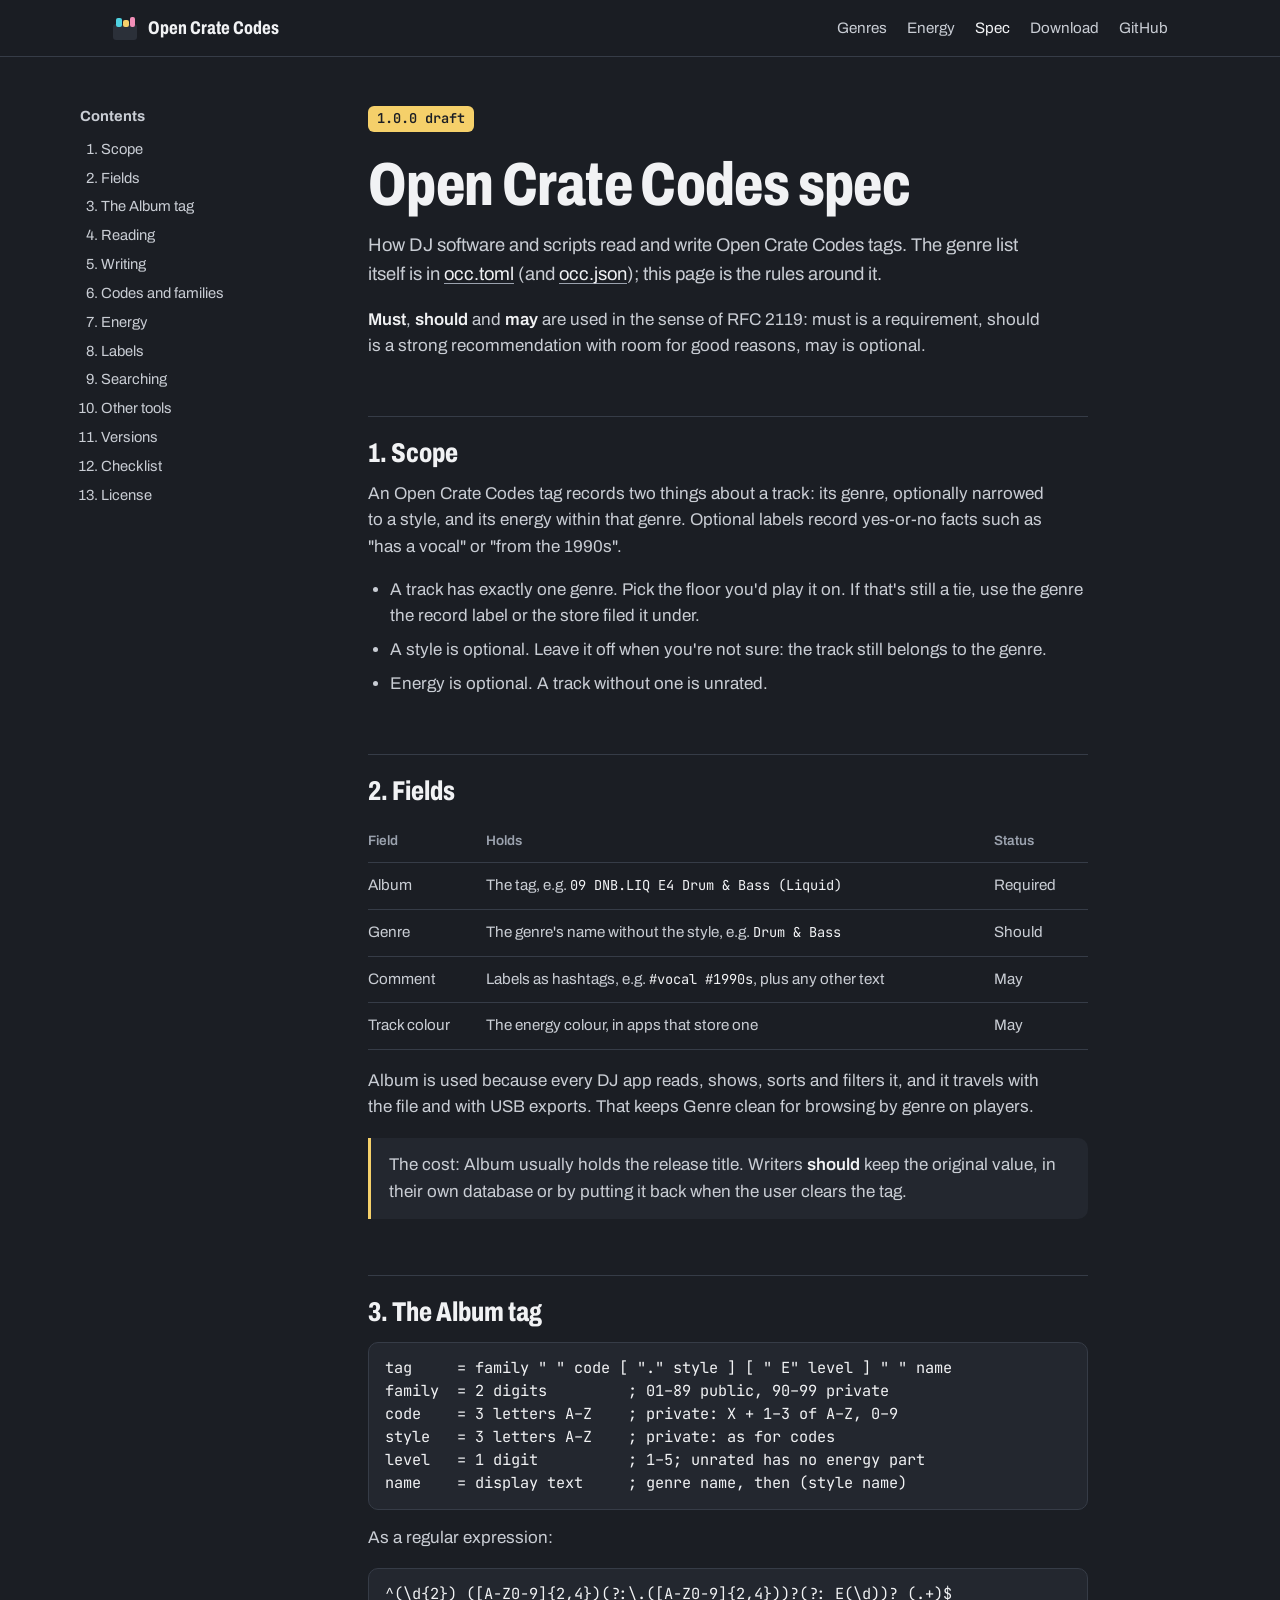
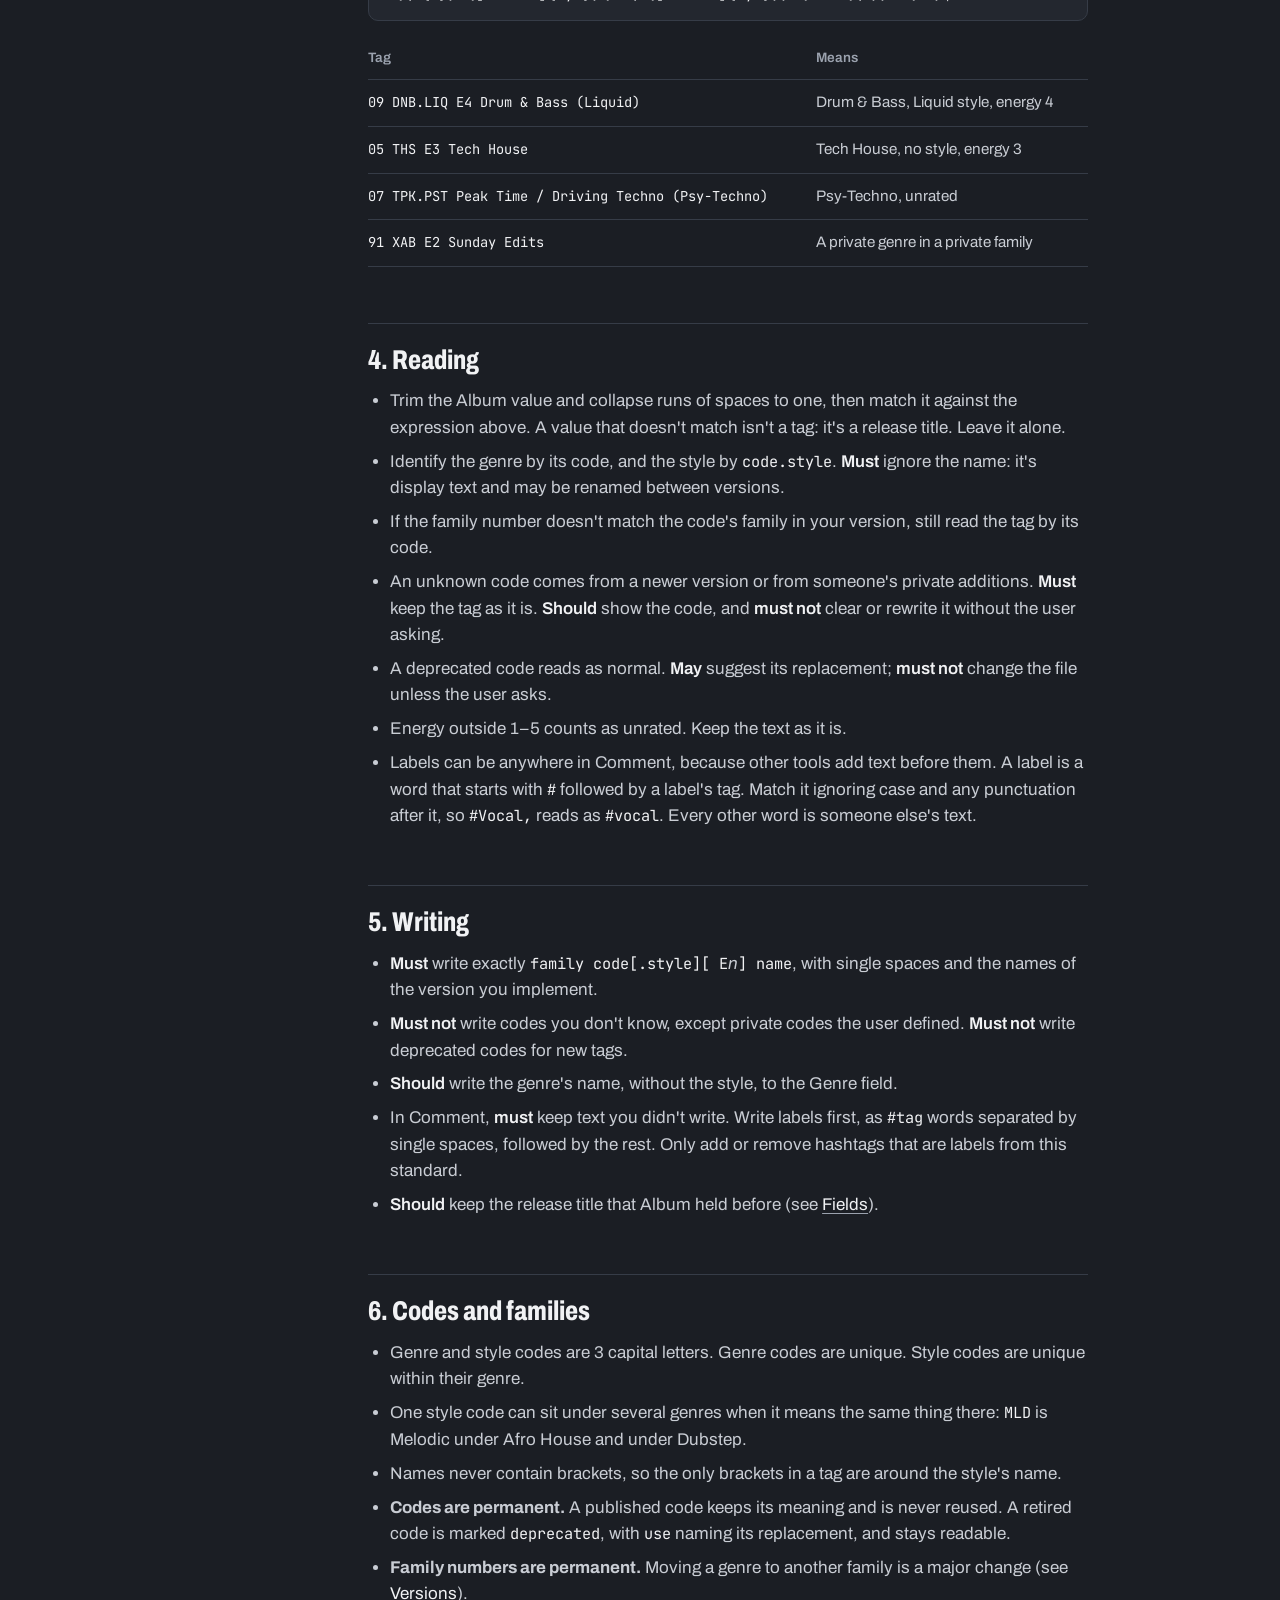
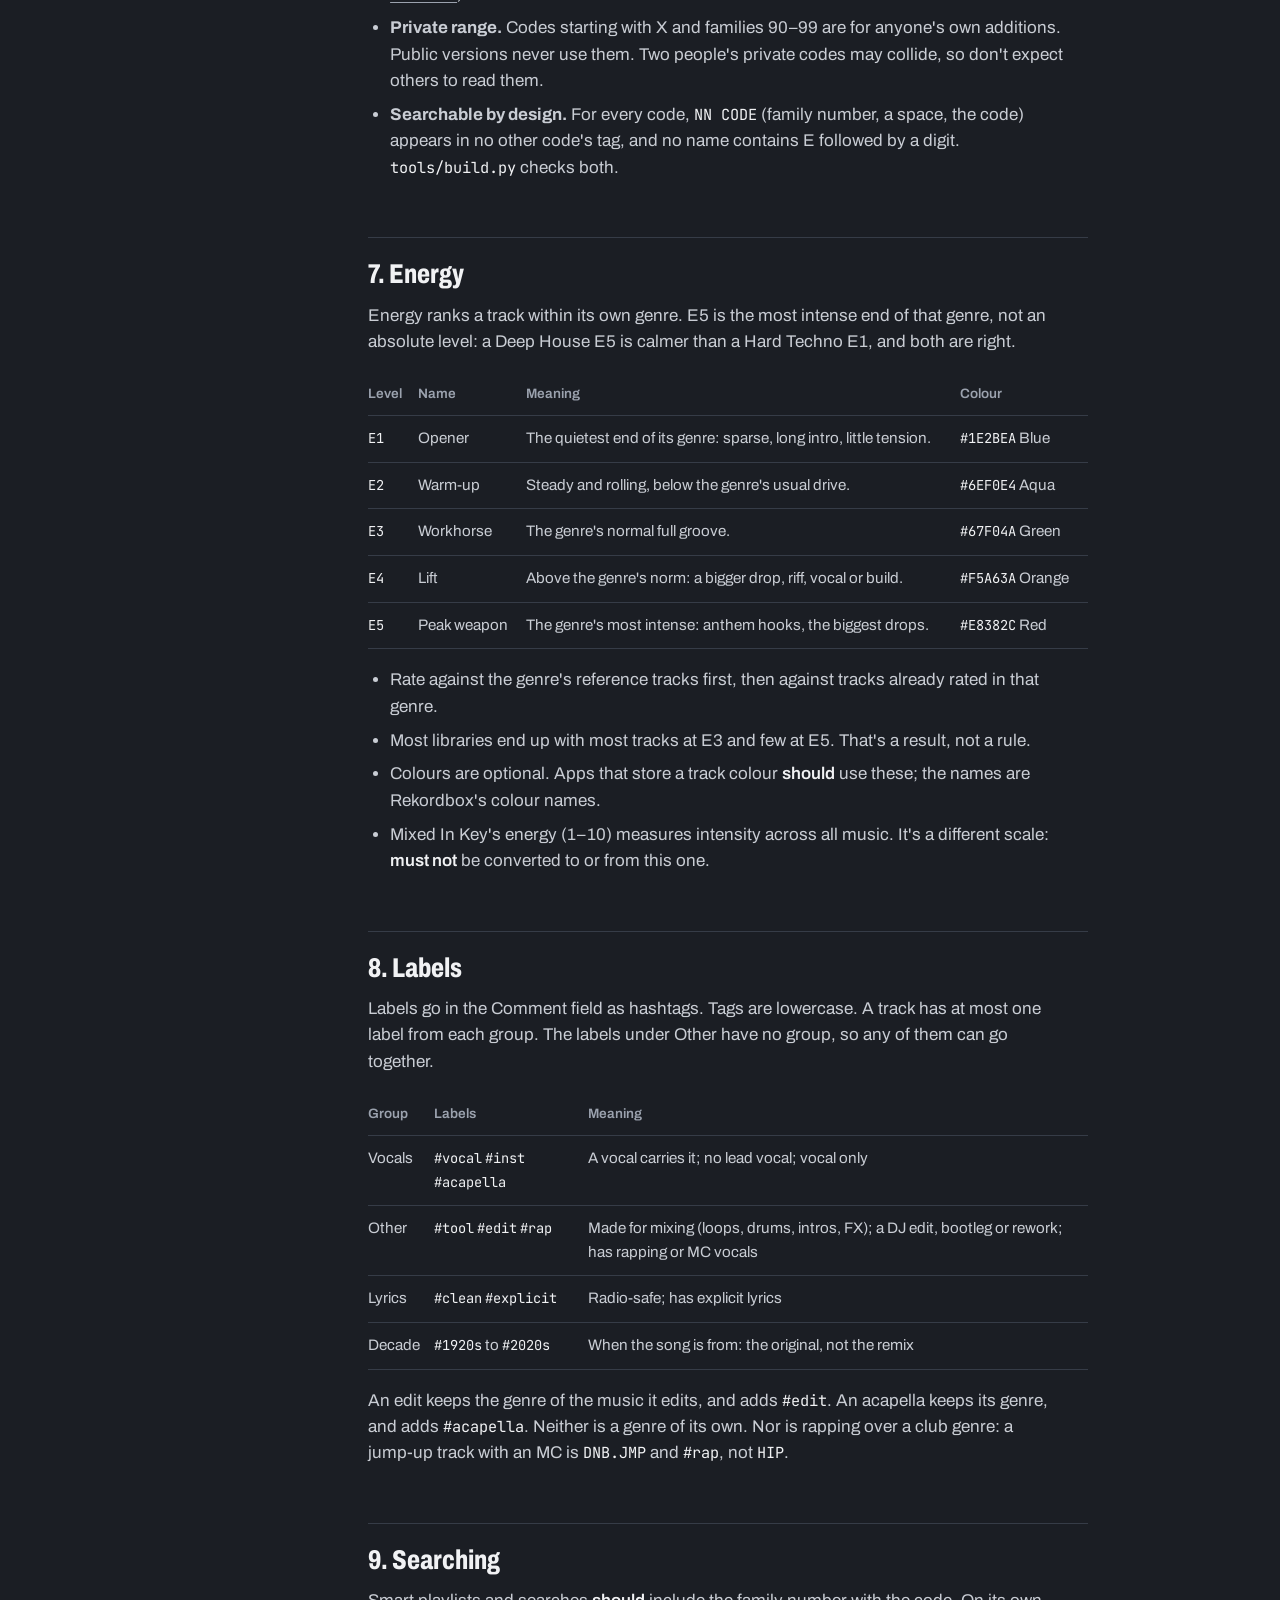
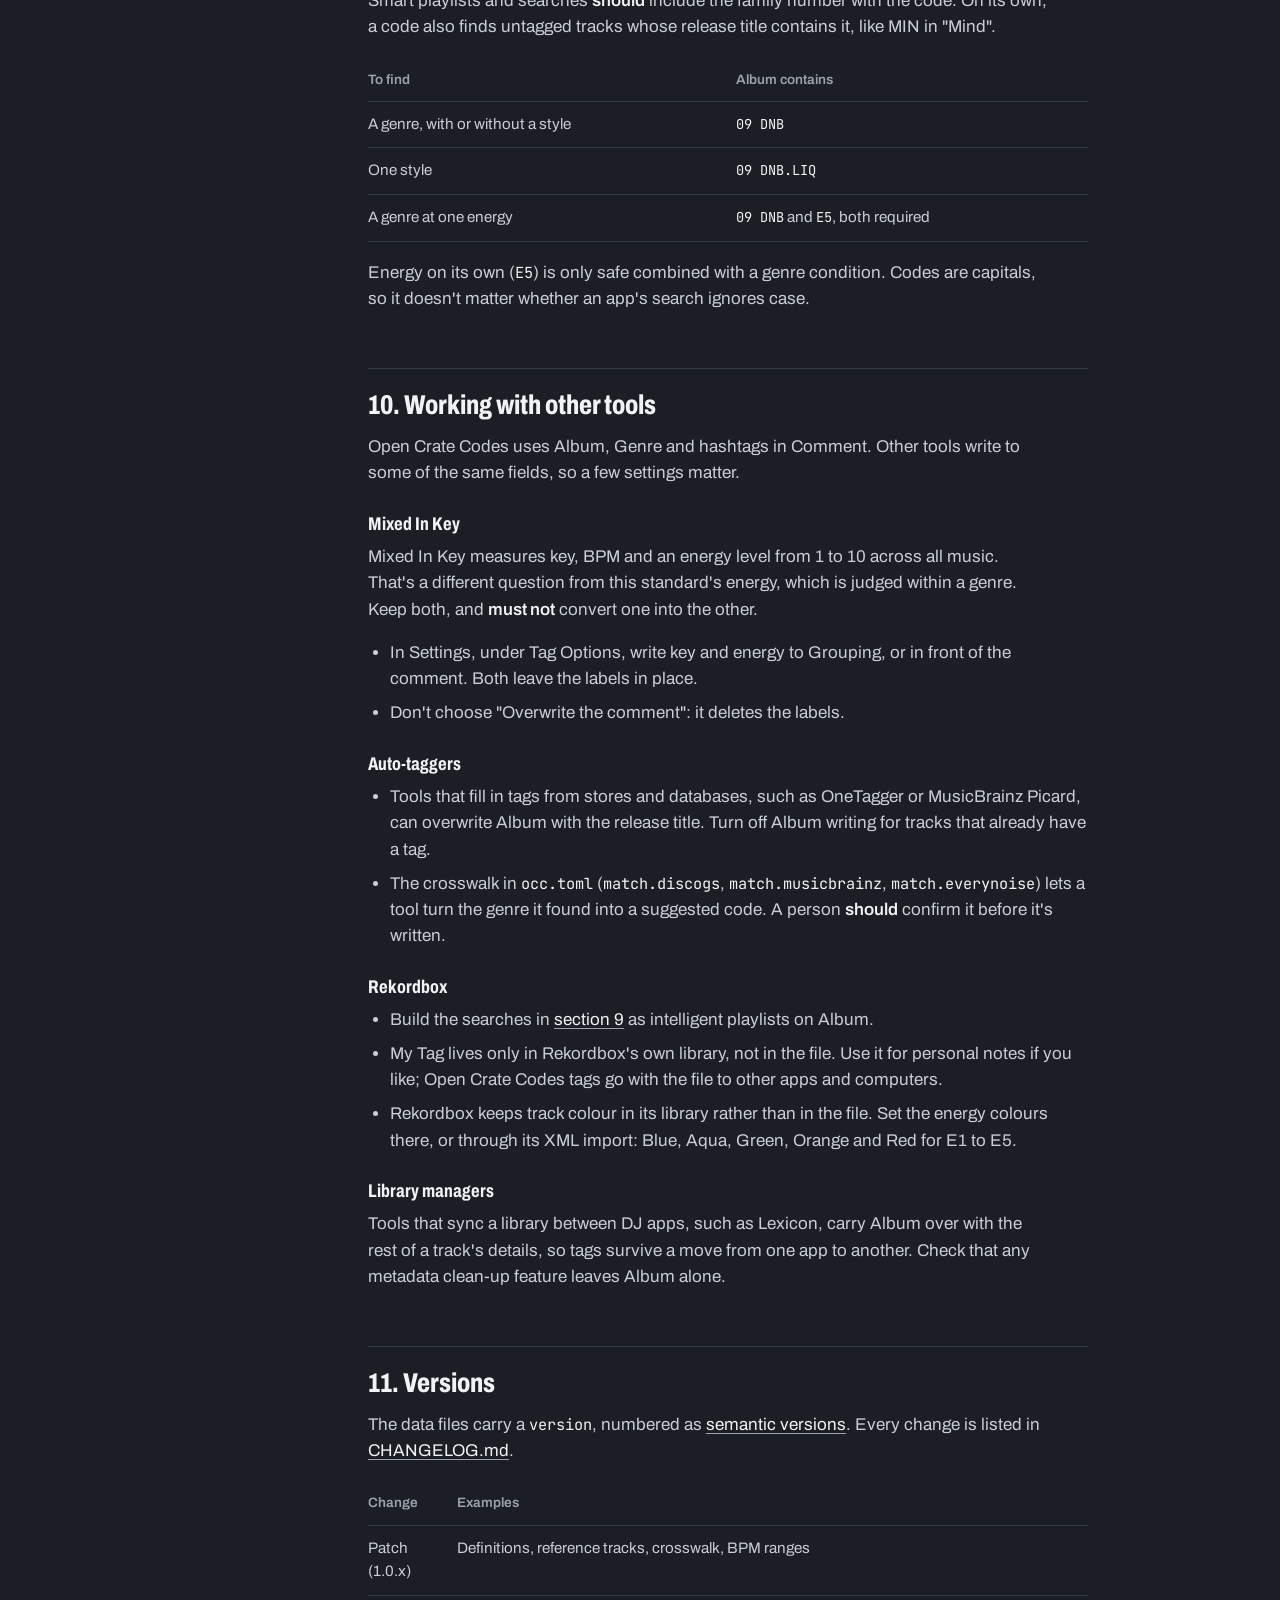
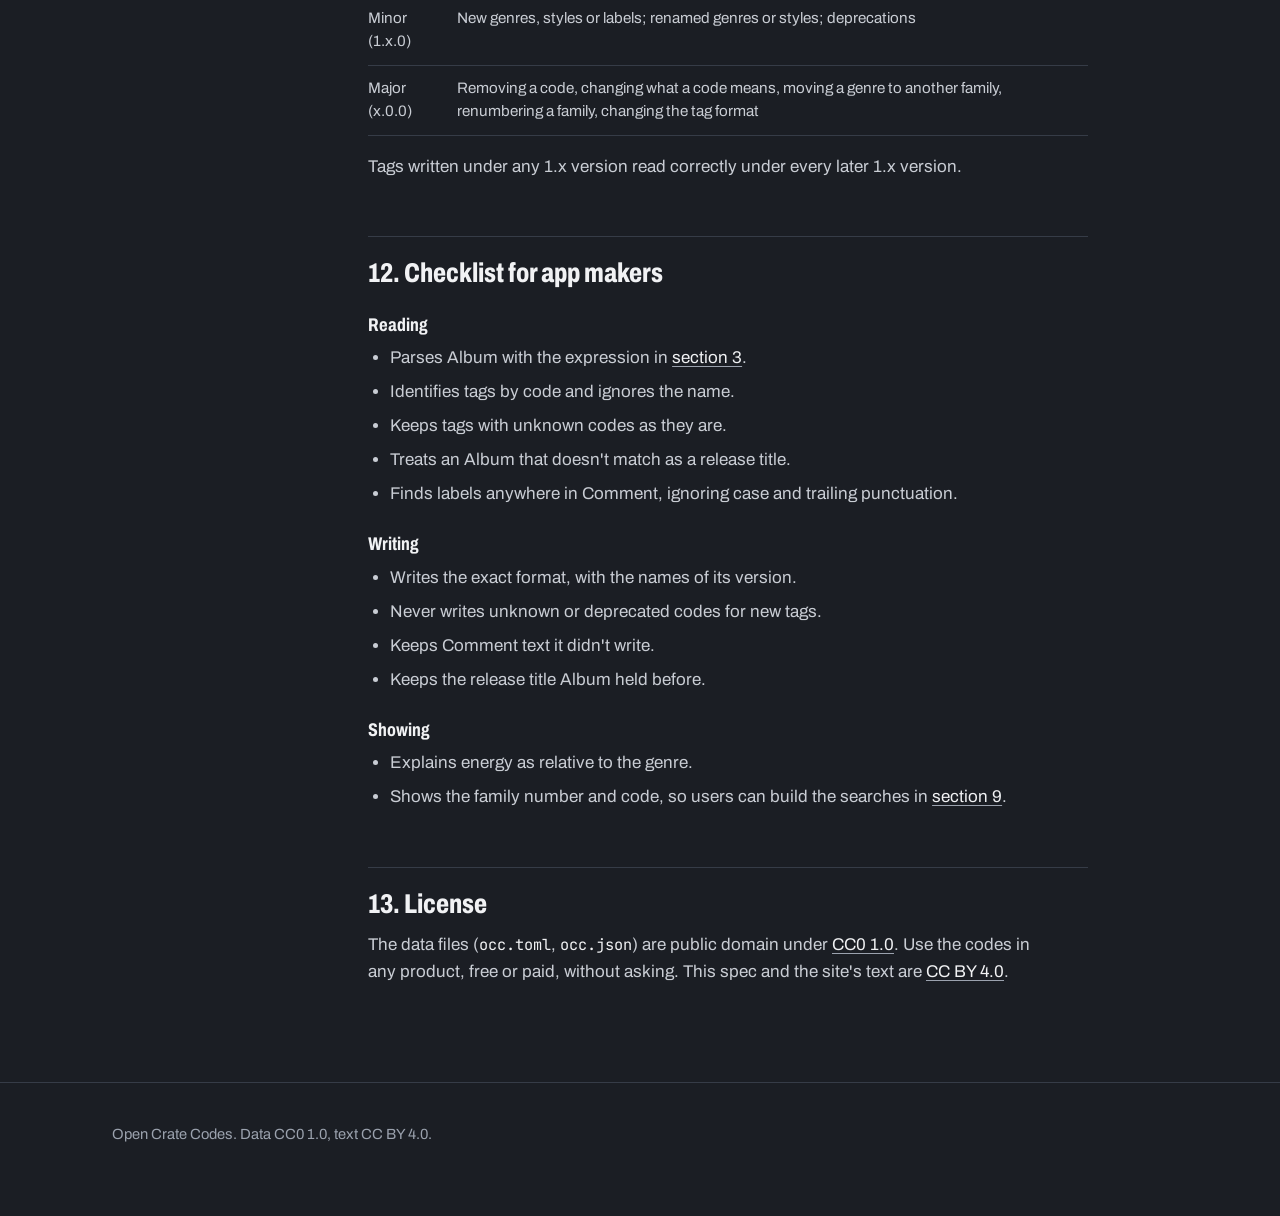
<file: spec.html>
<!doctype html>
<html lang="en">
<head>
<meta charset="utf-8">
<meta name="viewport" content="width=device-width, initial-scale=1, viewport-fit=cover">
<title>Open Crate Codes spec</title>
<meta name="description" content="How to read and write Open Crate Codes genre and energy tags: fields, grammar, codes, energy, labels and versioning.">
<meta name="theme-color" content="#1B1E24">
<link rel="icon" href="favicon.svg" type="image/svg+xml">
<link rel="preconnect" href="https://fonts.googleapis.com">
<link rel="preconnect" href="https://fonts.gstatic.com" crossorigin>
<link rel="stylesheet" href="https://fonts.googleapis.com/css2?family=Archivo:wdth,wght@62..125,100..900&family=JetBrains+Mono:wght@400..700&display=swap">
<link rel="stylesheet" href="style.css">
</head>
<body>

<header class="top">
  <div class="wrap">
    <a class="mark" href="index.html" aria-label="Open Crate Codes home">
      <svg viewBox="0 0 26 26" aria-hidden="true"><rect x="1" y="9" width="24" height="16" rx="3" fill="#2B3039"/><rect x="4" y="3" width="6" height="9" rx="2" fill="#4FD1E0"/><rect x="11" y="5" width="6" height="7" rx="2" fill="#F5D06A"/><rect x="18" y="2" width="5" height="10" rx="2" fill="#F28FB8"/></svg>
      <span>Open Crate Codes</span>
    </a>
    <nav aria-label="Main">
      <ul>
        <li><a href="index.html#genres">Genres</a></li>
        <li><a href="index.html#energy">Energy</a></li>
        <li><a href="spec.html" aria-current="page">Spec</a></li>
        <li><a href="index.html#use">Download</a></li>
        <li><a href="https://github.com/OpenCrateCodes/spec">GitHub</a></li>
      </ul>
    </nav>
  </div>
</header>

<main class="wrap doc">
  <nav class="toc" aria-label="Contents">
    <b>Contents</b>
    <ol>
      <li><a href="#scope">Scope</a></li>
      <li><a href="#fields">Fields</a></li>
      <li><a href="#grammar">The Album tag</a></li>
      <li><a href="#reading">Reading</a></li>
      <li><a href="#writing">Writing</a></li>
      <li><a href="#codes">Codes and families</a></li>
      <li><a href="#energy">Energy</a></li>
      <li><a href="#labels">Labels</a></li>
      <li><a href="#searching">Searching</a></li>
      <li><a href="#tools">Other tools</a></li>
      <li><a href="#versions">Versions</a></li>
      <li><a href="#checklist">Checklist</a></li>
      <li><a href="#license">License</a></li>
    </ol>
  </nav>

  <article class="prose">
    <span class="draft">1.0.0 draft</span>
    <h1>Open Crate Codes spec</h1>
    <p class="lede">How DJ software and scripts read and write Open Crate Codes tags. The genre list itself is in <a href="occ.toml">occ.toml</a> (and <a href="occ.json">occ.json</a>); this page is the rules around it.</p>
    <p><span class="must">Must</span>, <span class="must">should</span> and <span class="must">may</span> are used in the sense of RFC 2119: must is a requirement, should is a strong recommendation with room for good reasons, may is optional.</p>

    <h2 id="scope">1. Scope</h2>
    <p>An Open Crate Codes tag records two things about a track: its genre, optionally narrowed to a style, and its energy within that genre. Optional labels record yes-or-no facts such as "has a vocal" or "from the 1990s".</p>
    <ul>
      <li>A track has exactly one genre. Pick the floor you'd play it on. If that's still a tie, use the genre the record label or the store filed it under.</li>
      <li>A style is optional. Leave it off when you're not sure: the track still belongs to the genre.</li>
      <li>Energy is optional. A track without one is unrated.</li>
    </ul>

    <h2 id="fields">2. Fields</h2>
    <table>
      <thead><tr><th scope="col">Field</th><th scope="col">Holds</th><th scope="col">Status</th></tr></thead>
      <tbody>
        <tr><td>Album</td><td>The tag, e.g. <code>09 DNB.LIQ E4 Drum &amp; Bass (Liquid)</code></td><td>Required</td></tr>
        <tr><td>Genre</td><td>The genre's name without the style, e.g. <code>Drum &amp; Bass</code></td><td>Should</td></tr>
        <tr><td>Comment</td><td>Labels as hashtags, e.g. <code>#vocal #1990s</code>, plus any other text</td><td>May</td></tr>
        <tr><td>Track colour</td><td>The energy colour, in apps that store one</td><td>May</td></tr>
      </tbody>
    </table>
    <p>Album is used because every DJ app reads, shows, sorts and filters it, and it travels with the file and with USB exports. That keeps Genre clean for browsing by genre on players.</p>
    <div class="callout"><p>The cost: Album usually holds the release title. Writers <span class="must">should</span> keep the original value, in their own database or by putting it back when the user clears the tag.</p></div>

    <h2 id="grammar">3. The Album tag</h2>
    <pre>tag     = family " " code [ "." style ] [ " E" level ] " " name
family  = 2 digits         ; 01–89 public, 90–99 private
code    = 3 letters A–Z    ; private: X + 1–3 of A–Z, 0–9
style   = 3 letters A–Z    ; private: as for codes
level   = 1 digit          ; 1–5; unrated has no energy part
name    = display text     ; genre name, then (style name)</pre>
    <p>As a regular expression:</p>
    <pre>^(\d{2}) ([A-Z0-9]{2,4})(?:\.([A-Z0-9]{2,4}))?(?: E(\d))? (.+)$</pre>
    <table>
      <thead><tr><th scope="col">Tag</th><th scope="col">Means</th></tr></thead>
      <tbody>
        <tr><td><code>09 DNB.LIQ E4 Drum &amp; Bass (Liquid)</code></td><td>Drum &amp; Bass, Liquid style, energy 4</td></tr>
        <tr><td><code>05 THS E3 Tech House</code></td><td>Tech House, no style, energy 3</td></tr>
        <tr><td><code>07 TPK.PST Peak Time / Driving Techno (Psy-Techno)</code></td><td>Psy-Techno, unrated</td></tr>
        <tr><td><code>91 XAB E2 Sunday Edits</code></td><td>A private genre in a private family</td></tr>
      </tbody>
    </table>

    <h2 id="reading">4. Reading</h2>
    <ul>
      <li>Trim the Album value and collapse runs of spaces to one, then match it against the expression above. A value that doesn't match isn't a tag: it's a release title. Leave it alone.</li>
      <li>Identify the genre by its code, and the style by <code>code.style</code>. <span class="must">Must</span> ignore the name: it's display text and may be renamed between versions.</li>
      <li>If the family number doesn't match the code's family in your version, still read the tag by its code.</li>
      <li>An unknown code comes from a newer version or from someone's private additions. <span class="must">Must</span> keep the tag as it is. <span class="must">Should</span> show the code, and <span class="must">must not</span> clear or rewrite it without the user asking.</li>
      <li>A deprecated code reads as normal. <span class="must">May</span> suggest its replacement; <span class="must">must not</span> change the file unless the user asks.</li>
      <li>Energy outside 1–5 counts as unrated. Keep the text as it is.</li>
      <li>Labels can be anywhere in Comment, because other tools add text before them. A label is a word that starts with <code>#</code> followed by a label's tag. Match it ignoring case and any punctuation after it, so <code>#Vocal,</code> reads as <code>#vocal</code>. Every other word is someone else's text.</li>
    </ul>

    <h2 id="writing">5. Writing</h2>
    <ul>
      <li><span class="must">Must</span> write exactly <code>family code[.style][ E</code><i>n</i><code>] name</code>, with single spaces and the names of the version you implement.</li>
      <li><span class="must">Must not</span> write codes you don't know, except private codes the user defined. <span class="must">Must not</span> write deprecated codes for new tags.</li>
      <li><span class="must">Should</span> write the genre's name, without the style, to the Genre field.</li>
      <li>In Comment, <span class="must">must</span> keep text you didn't write. Write labels first, as <code>#tag</code> words separated by single spaces, followed by the rest. Only add or remove hashtags that are labels from this standard.</li>
      <li><span class="must">Should</span> keep the release title that Album held before (see <a href="#fields">Fields</a>).</li>
    </ul>

    <h2 id="codes">6. Codes and families</h2>
    <ul>
      <li>Genre and style codes are 3 capital letters. Genre codes are unique. Style codes are unique within their genre.</li>
      <li>One style code can sit under several genres when it means the same thing there: <code>MLD</code> is Melodic under Afro House and under Dubstep.</li>
      <li>Names never contain brackets, so the only brackets in a tag are around the style's name.</li>
      <li><b>Codes are permanent.</b> A published code keeps its meaning and is never reused. A retired code is marked <code>deprecated</code>, with <code>use</code> naming its replacement, and stays readable.</li>
      <li><b>Family numbers are permanent.</b> Moving a genre to another family is a major change (see <a href="#versions">Versions</a>).</li>
      <li><b>Private range.</b> Codes starting with X and families 90–99 are for anyone's own additions. Public versions never use them. Two people's private codes may collide, so don't expect others to read them.</li>
      <li><b>Searchable by design.</b> For every code, <code>NN CODE</code> (family number, a space, the code) appears in no other code's tag, and no name contains E followed by a digit. <code>tools/build.py</code> checks both.</li>
    </ul>

    <h2 id="energy">7. Energy</h2>
    <p>Energy ranks a track within its own genre. E5 is the most intense end of that genre, not an absolute level: a Deep House E5 is calmer than a Hard Techno E1, and both are right.</p>
    <table>
      <thead><tr><th scope="col">Level</th><th scope="col">Name</th><th scope="col">Meaning</th><th scope="col">Colour</th></tr></thead>
      <tbody>
        <tr><td><code>E1</code></td><td>Opener</td><td>The quietest end of its genre: sparse, long intro, little tension.</td><td><code>#1E2BEA</code> Blue</td></tr>
        <tr><td><code>E2</code></td><td>Warm-up</td><td>Steady and rolling, below the genre's usual drive.</td><td><code>#6EF0E4</code> Aqua</td></tr>
        <tr><td><code>E3</code></td><td>Workhorse</td><td>The genre's normal full groove.</td><td><code>#67F04A</code> Green</td></tr>
        <tr><td><code>E4</code></td><td>Lift</td><td>Above the genre's norm: a bigger drop, riff, vocal or build.</td><td><code>#F5A63A</code> Orange</td></tr>
        <tr><td><code>E5</code></td><td>Peak weapon</td><td>The genre's most intense: anthem hooks, the biggest drops.</td><td><code>#E8382C</code> Red</td></tr>
      </tbody>
    </table>
    <ul>
      <li>Rate against the genre's reference tracks first, then against tracks already rated in that genre.</li>
      <li>Most libraries end up with most tracks at E3 and few at E5. That's a result, not a rule.</li>
      <li>Colours are optional. Apps that store a track colour <span class="must">should</span> use these; the names are Rekordbox's colour names.</li>
      <li>Mixed In Key's energy (1–10) measures intensity across all music. It's a different scale: <span class="must">must not</span> be converted to or from this one.</li>
    </ul>

    <h2 id="labels">8. Labels</h2>
    <p>Labels go in the Comment field as hashtags. Tags are lowercase. A track has at most one label from each group. The labels under Other have no group, so any of them can go together.</p>
    <table>
      <thead><tr><th scope="col">Group</th><th scope="col">Labels</th><th scope="col">Meaning</th></tr></thead>
      <tbody>
        <tr><td>Vocals</td><td><code>#vocal</code> <code>#inst</code> <code>#acapella</code></td><td>A vocal carries it; no lead vocal; vocal only</td></tr>
        <tr><td>Other</td><td><code>#tool</code> <code>#edit</code> <code>#rap</code></td><td>Made for mixing (loops, drums, intros, FX); a DJ edit, bootleg or rework; has rapping or MC vocals</td></tr>
        <tr><td>Lyrics</td><td><code>#clean</code> <code>#explicit</code></td><td>Radio-safe; has explicit lyrics</td></tr>
        <tr><td>Decade</td><td><code>#1920s</code> to <code>#2020s</code></td><td>When the song is from: the original, not the remix</td></tr>
      </tbody>
    </table>
    <p>An edit keeps the genre of the music it edits, and adds <code>#edit</code>. An acapella keeps its genre, and adds <code>#acapella</code>. Neither is a genre of its own. Nor is rapping over a club genre: a jump-up track with an MC is <code>DNB.JMP</code> and <code>#rap</code>, not <code>HIP</code>.</p>

    <h2 id="searching">9. Searching</h2>
    <p>Smart playlists and searches <span class="must">should</span> include the family number with the code. On its own, a code also finds untagged tracks whose release title contains it, like MIN in "Mind".</p>
    <table>
      <thead><tr><th scope="col">To find</th><th scope="col">Album contains</th></tr></thead>
      <tbody>
        <tr><td>A genre, with or without a style</td><td><code>09 DNB</code></td></tr>
        <tr><td>One style</td><td><code>09 DNB.LIQ</code></td></tr>
        <tr><td>A genre at one energy</td><td><code>09 DNB</code> and <code>E5</code>, both required</td></tr>
      </tbody>
    </table>
    <p>Energy on its own (<code>E5</code>) is only safe combined with a genre condition. Codes are capitals, so it doesn't matter whether an app's search ignores case.</p>

    <h2 id="tools">10. Working with other tools</h2>
    <p>Open Crate Codes uses Album, Genre and hashtags in Comment. Other tools write to some of the same fields, so a few settings matter.</p>

    <h3>Mixed In Key</h3>
    <p>Mixed In Key measures key, BPM and an energy level from 1 to 10 across all music. That's a different question from this standard's energy, which is judged within a genre. Keep both, and <span class="must">must not</span> convert one into the other.</p>
    <ul>
      <li>In Settings, under Tag Options, write key and energy to Grouping, or in front of the comment. Both leave the labels in place.</li>
      <li>Don't choose "Overwrite the comment": it deletes the labels.</li>
    </ul>

    <h3>Auto-taggers</h3>
    <ul>
      <li>Tools that fill in tags from stores and databases, such as OneTagger or MusicBrainz Picard, can overwrite Album with the release title. Turn off Album writing for tracks that already have a tag.</li>
      <li>The crosswalk in <code>occ.toml</code> (<code>match.discogs</code>, <code>match.musicbrainz</code>, <code>match.everynoise</code>) lets a tool turn the genre it found into a suggested code. A person <span class="must">should</span> confirm it before it's written.</li>
    </ul>

    <h3>Rekordbox</h3>
    <ul>
      <li>Build the searches in <a href="#searching">section 9</a> as intelligent playlists on Album.</li>
      <li>My Tag lives only in Rekordbox's own library, not in the file. Use it for personal notes if you like; Open Crate Codes tags go with the file to other apps and computers.</li>
      <li>Rekordbox keeps track colour in its library rather than in the file. Set the energy colours there, or through its XML import: Blue, Aqua, Green, Orange and Red for E1 to E5.</li>
    </ul>

    <h3>Library managers</h3>
    <p>Tools that sync a library between DJ apps, such as Lexicon, carry Album over with the rest of a track's details, so tags survive a move from one app to another. Check that any metadata clean-up feature leaves Album alone.</p>

    <h2 id="versions">11. Versions</h2>
    <p>The data files carry a <code>version</code>, numbered as <a href="https://semver.org/">semantic versions</a>. Every change is listed in <a href="CHANGELOG.md">CHANGELOG.md</a>.</p>
    <table>
      <thead><tr><th scope="col">Change</th><th scope="col">Examples</th></tr></thead>
      <tbody>
        <tr><td>Patch (1.0.x)</td><td>Definitions, reference tracks, crosswalk, BPM ranges</td></tr>
        <tr><td>Minor (1.x.0)</td><td>New genres, styles or labels; renamed genres or styles; deprecations</td></tr>
        <tr><td>Major (x.0.0)</td><td>Removing a code, changing what a code means, moving a genre to another family, renumbering a family, changing the tag format</td></tr>
      </tbody>
    </table>
    <p>Tags written under any 1.x version read correctly under every later 1.x version.</p>

    <h2 id="checklist">12. Checklist for app makers</h2>
    <h3>Reading</h3>
    <ul>
      <li>Parses Album with the expression in <a href="#grammar">section 3</a>.</li>
      <li>Identifies tags by code and ignores the name.</li>
      <li>Keeps tags with unknown codes as they are.</li>
      <li>Treats an Album that doesn't match as a release title.</li>
      <li>Finds labels anywhere in Comment, ignoring case and trailing punctuation.</li>
    </ul>
    <h3>Writing</h3>
    <ul>
      <li>Writes the exact format, with the names of its version.</li>
      <li>Never writes unknown or deprecated codes for new tags.</li>
      <li>Keeps Comment text it didn't write.</li>
      <li>Keeps the release title Album held before.</li>
    </ul>
    <h3>Showing</h3>
    <ul>
      <li>Explains energy as relative to the genre.</li>
      <li>Shows the family number and code, so users can build the searches in <a href="#searching">section 9</a>.</li>
    </ul>

    <h2 id="license">13. License</h2>
    <p>The data files (<code>occ.toml</code>, <code>occ.json</code>) are public domain under <a href="https://creativecommons.org/publicdomain/zero/1.0/">CC0 1.0</a>. Use the codes in any product, free or paid, without asking. This spec and the site's text are <a href="https://creativecommons.org/licenses/by/4.0/">CC BY 4.0</a>.</p>
  </article>
</main>

<footer>
  <div class="wrap">
    <p>Open Crate Codes. Data CC0 1.0, text CC BY 4.0.</p>
  </div>
</footer>
</body>
</html>
</file>
<file: style.css>
/* Open Crate Codes. One graphite crate; the colour comes from the standard itself: 12 family
   colours and 5 energy colours. Headings are condensed like crate-divider labels; anything you'd
   type into a tag is set in mono. */
:root {
  --ground: #1B1E24;
  --surface: #23272F;
  --raised: #2B3039;
  --line: #363C47;
  --ink: #F1F2F4;
  --ink-2: #C9CDD4;
  --muted: #9BA2AE;
  --focus: #F5D06A;

  --e1: #1E2BEA; --e2: #6EF0E4; --e3: #67F04A; --e4: #F5A63A; --e5: #E8382C;

  --sans: "Archivo", system-ui, -apple-system, "Segoe UI", sans-serif;
  --mono: "JetBrains Mono", ui-monospace, "SF Mono", Menlo, monospace;

  --wrap: 1120px;
  --gutter: 16px;
  color-scheme: dark;
}
@media (min-width: 720px) { :root { --gutter: 32px; } }

* { box-sizing: border-box; }
/* Components set their own display; `hidden` must still win. */
[hidden] { display: none !important; }
html { -webkit-text-size-adjust: 100%; scroll-padding-top: 72px; }
body {
  margin: 0;
  background: var(--ground);
  color: var(--ink-2);
  font: 400 17px/1.55 var(--sans);
}
img, svg { display: block; max-width: 100%; }
a { color: var(--ink); text-decoration-color: var(--muted); text-underline-offset: 3px; }
a:hover { text-decoration-color: var(--ink); }
:focus-visible { outline: 2px solid var(--focus); outline-offset: 3px; border-radius: 4px; }
code, kbd, pre { font-family: var(--mono); font-size: .9em; }
code { color: var(--ink); }
h1, h2, h3 { color: var(--ink); font-family: var(--sans); font-stretch: 75%; line-height: 1.05; margin: 0; }
h1 { font-size: clamp(2.3rem, 6vw, 3.8rem); font-weight: 800; letter-spacing: -.01em; }
h2 { font-size: clamp(1.8rem, 4vw, 2.6rem); font-weight: 780; }
h3 { font-size: 1.3rem; font-weight: 720; }
p { margin: 0 0 1em; max-width: 68ch; }
.wrap { max-width: var(--wrap); margin: 0 auto; padding: 0 var(--gutter); }
.lede { font-size: 1.15rem; color: var(--ink-2); max-width: 60ch; }
.muted { color: var(--muted); }
.sr-only { position: absolute; width: 1px; height: 1px; overflow: hidden; clip: rect(0 0 0 0); white-space: nowrap; }

/* Header */
.top { position: sticky; top: 0; z-index: 10; background: color-mix(in srgb, var(--ground) 92%, transparent); backdrop-filter: blur(8px); border-bottom: 1px solid var(--line); }
.top .wrap { display: flex; align-items: center; gap: 24px; height: 56px; }
.mark { display: flex; align-items: center; gap: 10px; color: var(--ink); text-decoration: none; font-weight: 750; font-stretch: 75%; font-size: 1.15rem; white-space: nowrap; }
.mark svg { width: 26px; height: 26px; }
.top nav { margin-left: auto; overflow-x: auto; scrollbar-width: none; }
.top nav::-webkit-scrollbar { display: none; }
.top nav ul { display: flex; gap: 20px; list-style: none; margin: 0; padding: 0; }
.top nav a { color: var(--ink-2); text-decoration: none; font-size: .95rem; white-space: nowrap; }
.top nav a:hover, .top nav a[aria-current] { color: var(--ink); }
@media (max-width: 719px) {
  .mark span { display: none; }
  .top .wrap { gap: 16px; }
  /* The nav scrolls sideways on phones; the fade shows there's more. */
  .top nav { -webkit-mask-image: linear-gradient(90deg, #000 85%, transparent); mask-image: linear-gradient(90deg, #000 85%, transparent); }
}

.block { padding: 72px 0; border-top: 1px solid var(--line); }
.block > .wrap > h2 { margin-bottom: 14px; }
.draft { display: inline-block; font: 600 .85rem/1 var(--mono); color: var(--ground); background: var(--focus); padding: 6px 9px; border-radius: 6px; margin-bottom: 22px; }

/* Hero: the tag itself */
.hero { padding: 56px 0 64px; }
.hero h1 { max-width: 15ch; margin-bottom: 18px; }
.hero-head p:last-child { margin-bottom: 0; }
@media (min-width: 960px) {
  .hero-head { display: grid; grid-template-columns: 1fr 1fr; gap: 48px; align-items: end; }
  .hero h1 { margin-bottom: 0; }
}
.tag { margin: 40px 0 0; display: flex; flex-wrap: wrap; align-items: flex-start; gap: 6px 0.6ch; font-family: var(--mono); font-size: clamp(1.3rem, 4.1vw, 2.85rem); font-weight: 600; line-height: 1.1; color: var(--ink); }
.tag .part { display: inline-flex; flex-direction: column; gap: 10px; }
.tag .part > span:first-child { white-space: nowrap; }
.tag .part.name > span:first-child { white-space: normal; font-weight: 400; color: var(--ink-2); }
.tag .part small { font: 500 .8rem/1.2 var(--sans); color: var(--muted); border-top: 2px solid currentColor; padding-top: 6px; white-space: nowrap; }
.tag .e { padding: 0 .22em; border-radius: .16em; }
.tag .style { color: var(--muted); }
input[type="search"] { font: inherit; color: var(--ink); background: var(--surface); border: 1px solid var(--line); border-radius: 10px; padding: 10px 12px; min-height: 44px; width: 100%; }

/* Hero studio: the picker on the left, the crate it sorts into on the right. */
/* minmax(0, …) everywhere: the crate's long rows must truncate, not widen the column. */
.studio { display: grid; grid-template-columns: minmax(0, 1fr); gap: 28px; margin-top: 40px; }
@media (min-width: 960px) { .studio { grid-template-columns: minmax(0, 1.5fr) minmax(0, 1fr); gap: 40px; align-items: start; } }
.studio h2 { font-size: 1.25rem; font-weight: 720; }
.pick-top { display: grid; gap: 12px; margin-bottom: 18px; }
@media (min-width: 600px) { .pick-top { grid-template-columns: auto 1fr; align-items: center; gap: 20px; } }

/* Family tabs, cut like crate dividers: 4 across on phones, 6 across on wider screens. */
.fam-tabs { display: grid; grid-template-columns: repeat(4, 1fr); grid-auto-rows: 1fr; gap: 6px 5px; }
@media (min-width: 600px) { .fam-tabs { grid-template-columns: repeat(6, 1fr); } }
.fam-btn { display: flex; flex-direction: column; align-items: flex-start; gap: 2px; min-height: 58px; padding: 8px 9px 7px; border: 0; border-radius: 10px 10px 3px 3px; cursor: pointer; text-align: left; color: var(--ink-2); background: color-mix(in srgb, var(--fc) 16%, var(--surface)); box-shadow: inset 0 3px 0 var(--fc); font: 500 .78rem/1.15 var(--sans); }
.fam-btn b { font: 700 .9rem var(--mono); color: var(--fc); }
.fam-btn:hover { background: color-mix(in srgb, var(--fc) 28%, var(--surface)); }
.fam-btn[aria-pressed="true"] { background: var(--fc); color: #16181D; box-shadow: none; }
.fam-btn[aria-pressed="true"] b { color: inherit; }
.fam-panel { margin-top: 8px; padding: 14px; background: var(--surface); border-top: 3px solid var(--fc); border-radius: 0 0 12px 12px; display: grid; gap: 14px; }

.chips { display: flex; flex-wrap: wrap; gap: 6px; }
.chip { display: inline-flex; align-items: baseline; gap: 8px; min-height: 44px; padding: 11px 13px; border: 1px solid var(--line); border-radius: 10px; background: var(--ground); color: var(--ink); font: 500 .93rem/1.2 var(--sans); cursor: pointer; text-align: left; }
.chip code { color: var(--fc, var(--ink-2)); font-weight: 700; font-size: .85rem; }
.chip:hover { border-color: var(--ink-2); }
.chip[aria-pressed="true"] { background: var(--fc, var(--ink)); border-color: var(--fc, var(--ink)); color: #16181D; }
.chip[aria-pressed="true"] code { color: inherit; }
.chips.small .chip { min-height: 40px; padding: 9px 11px; font-size: .88rem; }
.results { margin-bottom: 4px; }
.results .chip { background: var(--surface); }
.pick-row { display: grid; gap: 8px; }
.pick-row > span { font-size: .85rem; color: var(--muted); }
.energy-row { margin-top: 18px; }
.energy-pick { display: flex; flex-wrap: wrap; gap: 6px; }
.energy-pick button { font: 600 .9rem/1 var(--mono); color: var(--ink-2); background: var(--surface); border: 1px solid var(--line); border-radius: 10px; min-height: 44px; min-width: 44px; padding: 0 10px; cursor: pointer; }
.energy-pick button[aria-pressed="true"] { background: var(--lc, var(--raised)); border-color: var(--lc, var(--ink-2)); color: var(--lfg, var(--ink)); }

/* The crate: Album values in sorted order, with yours highlighted. */
.crate { background: var(--surface); border: 1px solid var(--line); border-radius: 14px; padding: 18px; }
.crate ol { list-style: none; margin: 14px 0 14px; padding: 0; display: grid; grid-template-columns: minmax(0, 1fr); gap: 2px; }
.crate li { display: flex; align-items: center; gap: 10px; min-height: 34px; padding: 6px 10px; border-radius: 8px; font: 500 .8rem/1.3 var(--mono); color: var(--muted); }
.crate li i { flex: none; width: 11px; height: 11px; border-radius: 3px; }
.crate li i.none { border: 1px solid var(--muted); }
.crate li span { flex: 1; min-width: 0; overflow: hidden; text-overflow: ellipsis; white-space: nowrap; }
.crate li b { flex: none; font: 600 .72rem var(--sans); color: #16181D; background: var(--fc); border-radius: 5px; padding: 2px 6px; }
.crate li.you { background: var(--raised); color: var(--ink); box-shadow: inset 3px 0 0 var(--fc); }
.crate p { margin: 0; font-size: .88rem; color: var(--muted); }

/* Principles */
.rules { display: grid; gap: 28px 48px; grid-template-columns: 1fr; margin-top: 34px; max-width: 880px; }
@media (min-width: 720px) { .rules { grid-template-columns: 1fr 1fr; } }
.rules h3 { font-size: 1.15rem; margin-bottom: 8px; }
.rules p { margin: 0; font-size: .98rem; }

/* Tempo map */
.tempo { margin-top: 34px; }
.tempo-axis, .tempo-row { display: grid; grid-template-columns: 11.5rem 1fr; gap: 12px; align-items: center; }
.tempo-axis { position: sticky; top: 56px; background: var(--ground); z-index: 1; padding: 6px 0; font: 500 .75rem var(--mono); color: var(--muted); }
.tempo-axis .scale { position: relative; height: 1.2em; }
.tempo-axis .scale span { position: absolute; transform: translateX(-50%); }
.tempo-fam { font-size: .82rem; color: var(--muted); padding: 14px 0 4px; }
.tempo-row { min-height: 26px; }
.tempo-row button { all: unset; cursor: pointer; font: 500 .85rem/1.2 var(--mono); color: var(--ink-2); white-space: nowrap; overflow: hidden; text-overflow: ellipsis; }
.tempo-row button:hover, .tempo-row button:focus-visible { color: var(--ink); }
.tempo-row button b { color: var(--fc); font-weight: 700; margin-right: .6ch; }
/* Grid lines every 30 BPM: the map runs 60–210, so every 20%. */
.track { position: relative; height: 12px; background-image: repeating-linear-gradient(90deg, var(--line) 0 1px, transparent 1px 20%); }
.track i { position: absolute; top: 2px; height: 8px; border-radius: 4px; background: var(--fc); }
.track i.open { border-radius: 4px 0 0 4px; -webkit-mask-image: linear-gradient(90deg, #000 70%, transparent); mask-image: linear-gradient(90deg, #000 70%, transparent); }
@media (max-width: 719px) {
  .tempo-axis, .tempo-row { grid-template-columns: 1fr; gap: 4px; }
  .tempo-axis > span:first-child { display: none; }
  .tempo-row { margin-bottom: 6px; }
}

/* Genre browser: families as crate dividers */
.find { display: flex; flex-wrap: wrap; gap: 12px; align-items: center; margin: 30px 0 8px; }
.find input { flex: 1 1 280px; }
.find output { color: var(--muted); font-size: .9rem; }
.fam { margin-top: 40px; }
.fam-tab { display: inline-flex; align-items: baseline; gap: 12px; background: var(--fc); color: #16181D; padding: 8px 16px 7px; border-radius: 12px 12px 0 0; margin-left: var(--tab, 0); }
.fam-tab b { font: 700 1rem var(--mono); }
.fam-tab h3 { color: inherit; font-size: 1.15rem; }
.fam-tab small { font-size: .85rem; opacity: .8; }
@media (min-width: 900px) { .fam-tab { --tab: calc(var(--slot) * 22%); } }
.fam-body { border-top: 3px solid var(--fc); background: var(--surface); border-radius: 0 0 12px 12px; }
.genre { border-bottom: 1px solid var(--line); }
.genre:last-child { border-bottom: 0; }
.genre summary { list-style: none; display: grid; grid-template-columns: 6.5rem 1fr auto; gap: 14px; align-items: baseline; padding: 14px 18px; cursor: pointer; }
.genre summary::-webkit-details-marker { display: none; }
.genre summary:hover { background: var(--raised); }
.genre summary code { color: var(--fc); font-weight: 700; font-size: 1rem; }
.genre summary .gname { color: var(--ink); font-weight: 600; }
.genre summary .gname small { display: block; color: var(--muted); font-weight: 400; font-size: .88rem; margin-top: 2px; }
.genre summary .bpm { font: 500 .82rem var(--mono); color: var(--muted); white-space: nowrap; }
.genre[open] summary { background: var(--raised); }
.genre .more { padding: 4px 18px 22px calc(6.5rem + 32px); display: grid; gap: 16px; }
.genre .more p { margin: 0; color: var(--ink-2); }
.genre .more h4 { margin: 0 0 6px; font-size: .85rem; font-weight: 600; color: var(--muted); }
.styles { display: flex; flex-wrap: wrap; gap: 6px; list-style: none; margin: 0; padding: 0; }
.styles li { font-size: .9rem; background: var(--ground); border: 1px solid var(--line); border-radius: 8px; padding: 4px 9px; }
.styles li code { color: var(--fc); margin-right: .5ch; }
.styles li.gone { text-decoration: line-through; color: var(--muted); }
.refs { list-style: none; margin: 0; padding: 0; display: grid; gap: 6px; }
.refs li { display: flex; gap: 10px; align-items: center; }
/* Where a preview that isn't from Deezer comes from. */
.refs .src { color: var(--muted); font-size: .8rem; white-space: nowrap; }
/* Preview: a play triangle, pause bars while it plays, and a ring in the family colour that fills
   over its 30 seconds. */
.play { flex: none; position: relative; display: grid; place-items: center; width: 30px; height: 30px; padding: 0; border: 1px solid var(--line); border-radius: 50%; background: var(--ground); color: var(--ink); cursor: pointer; }
span.play { visibility: hidden; }
.play:hover { border-color: var(--ink-2); }
.play::before { content: ""; width: 9px; height: 10px; margin-left: 2px; background: currentColor; clip-path: polygon(0 0, 100% 50%, 0 100%); }
.play[data-state="playing"]::before { margin-left: 0; clip-path: none; background: linear-gradient(90deg, currentColor 0 35%, transparent 35% 65%, currentColor 65%); }
.play::after { content: ""; position: absolute; inset: -1px; border-radius: 50%; background: conic-gradient(var(--fc) calc(var(--p, 0) * 1turn), transparent 0); -webkit-mask: radial-gradient(farthest-side, transparent calc(100% - 2px), #000 calc(100% - 2px)); mask: radial-gradient(farthest-side, transparent calc(100% - 2px), #000 calc(100% - 2px)); }
.play[data-state="wait"]::after { background: conic-gradient(var(--fc) .25turn, transparent 0); }
.play:disabled { opacity: .35; cursor: default; }
.echip { font: 700 .75rem/1 var(--mono); padding: 4px 6px; border-radius: 5px; background: var(--lc); color: var(--lfg); flex: none; }
.xwalk { display: grid; gap: 4px; font-size: .92rem; }
.xwalk div { display: grid; grid-template-columns: 7.5rem 1fr; gap: 10px; }
.xwalk span:first-child { color: var(--muted); }
.badge { font-size: .78rem; color: var(--muted); border: 1px solid var(--line); border-radius: 5px; padding: 0 6px; margin-left: 8px; font-weight: 500; vertical-align: 2px; white-space: nowrap; }
.badge.warn { color: var(--focus); border-color: color-mix(in srgb, var(--focus) 45%, transparent); }
@media (max-width: 719px) {
  .genre summary { grid-template-columns: 1fr auto; padding: 12px 14px; }
  .genre summary code { grid-column: 1 / -1; }
  .genre .more { padding: 4px 14px 20px; }
  .xwalk div { grid-template-columns: 1fr; gap: 0; }
}
.empty { padding: 28px 0; color: var(--muted); }

/* Energy */
.ladders { position: relative; display: grid; grid-template-columns: 3.4rem repeat(3, 1fr); gap: 16px; height: 300px; margin: 36px 0 12px; max-width: 760px; }
.ladders .axis { position: relative; font-size: .78rem; color: var(--muted); border-right: 1px solid var(--line); }
.ladders .axis span { position: absolute; right: 8px; transform: translateY(50%); white-space: nowrap; }
.ladder { position: relative; }
.ladder ol { position: absolute; left: 0; right: 0; bottom: var(--lo); height: var(--h); display: flex; flex-direction: column-reverse; gap: 2px; list-style: none; margin: 0; padding: 0; }
.ladder li { flex: 1; border-radius: 4px; background: var(--lc); color: var(--lfg); font: 700 .72rem var(--mono); display: flex; align-items: center; padding-left: 6px; min-height: 0; }
.ladder p { position: absolute; left: 0; right: 0; bottom: calc(var(--lo) + var(--h) + 6px); margin: 0; font-size: .85rem; color: var(--ink); font-weight: 600; line-height: 1.2; }
.levels { display: grid; gap: 2px; margin-top: 30px; max-width: 760px; }
.level { display: grid; grid-template-columns: 3.2rem 1fr; gap: 16px; align-items: start; padding: 14px 0; border-bottom: 1px solid var(--line); }
.level .echip { font-size: .95rem; padding: 7px 8px; text-align: center; }
.level h3 { font-size: 1.1rem; margin-bottom: 4px; }
.level p { margin: 0; }

/* Labels */
.label-groups { display: grid; gap: 30px 48px; grid-template-columns: 1fr; margin-top: 30px; max-width: 880px; }
@media (min-width: 720px) { .label-groups { grid-template-columns: 1fr 1fr; } }
.label-groups h3 { font-size: 1.05rem; margin-bottom: 8px; }
.label-groups ul { display: flex; flex-wrap: wrap; gap: 6px; list-style: none; margin: 0 0 6px; padding: 0; }
.label-groups li { font: 500 .9rem var(--mono); color: var(--ink); background: var(--surface); border: 1px solid var(--line); border-radius: 8px; padding: 4px 9px; }
.label-list { display: grid; grid-template-columns: max-content 1fr; gap: 8px 12px; margin: 0 0 8px; font-size: .95rem; }
.label-list dt code { font-weight: 600; }
.label-list dd { margin: 0; }
.example { font: 500 1.05rem var(--mono); color: var(--ink); background: var(--surface); border: 1px solid var(--line); border-radius: 10px; padding: 14px 16px; margin: 26px 0 0; overflow-wrap: anywhere; }

/* Tables */
.table-wrap { overflow-x: auto; margin-top: 26px; }
table { border-collapse: collapse; width: 100%; font-size: .95rem; }
th, td { text-align: left; vertical-align: top; padding: 11px 14px 11px 0; border-bottom: 1px solid var(--line); }
th { color: var(--muted); font-weight: 600; font-size: .85rem; }
td code { white-space: nowrap; }

/* Downloads */
.files { display: grid; gap: 14px; grid-template-columns: repeat(auto-fit, minmax(220px, 1fr)); margin-top: 28px; }
.file { display: block; background: var(--surface); border: 1px solid var(--line); border-radius: 12px; padding: 16px 18px; text-decoration: none; color: var(--ink-2); }
.file:hover { border-color: var(--ink-2); }
.file b { display: block; color: var(--ink); font: 600 1rem var(--mono); margin-bottom: 4px; }
.file span { font-size: .92rem; }

footer { border-top: 1px solid var(--line); padding: 40px 0 56px; font-size: .92rem; color: var(--muted); }
footer p { max-width: 80ch; }

/* Spec page */
.doc { display: grid; gap: 48px; grid-template-columns: 1fr; padding: 48px 0 80px; }
@media (min-width: 1000px) { .doc { grid-template-columns: 15rem minmax(0, 1fr); } }
.toc { font-size: .92rem; }
@media (min-width: 1000px) { .toc { position: sticky; top: 80px; align-self: start; } }
.toc ol { margin: 10px 0 0; padding-left: 1.4em; display: grid; gap: 6px; }
.toc a { color: var(--ink-2); text-decoration: none; }
.toc a:hover { color: var(--ink); }
.prose { max-width: 72ch; }
.prose h1 { margin-bottom: 14px; }
.prose h2 { font-size: 1.7rem; margin: 56px 0 14px; padding-top: 22px; border-top: 1px solid var(--line); }
.prose h3 { font-size: 1.15rem; margin: 28px 0 10px; }
.prose ul, .prose ol { padding-left: 1.3em; margin: 0 0 1em; }
.prose li { margin: 0 0 .45em; }
.prose pre { background: var(--surface); border: 1px solid var(--line); border-radius: 10px; padding: 14px 16px; overflow-x: auto; color: var(--ink); line-height: 1.5; }
.prose .must { color: var(--ink); font-weight: 600; }
.prose table { margin: 10px 0 18px; }
.callout { background: var(--surface); border-left: 3px solid var(--focus); border-radius: 0 10px 10px 0; padding: 14px 18px; margin: 18px 0; }
.callout p:last-child { margin: 0; }

@media (prefers-reduced-motion: no-preference) {
  .tag .part > span:first-child { transition: color .2s; }
  .genre .more { animation: open .18s ease-out; }
  @keyframes open { from { opacity: 0; transform: translateY(-4px); } }
  .play[data-state="wait"]::after { animation: spin .8s linear infinite; }
  @keyframes spin { to { transform: rotate(1turn); } }
}
</file>
